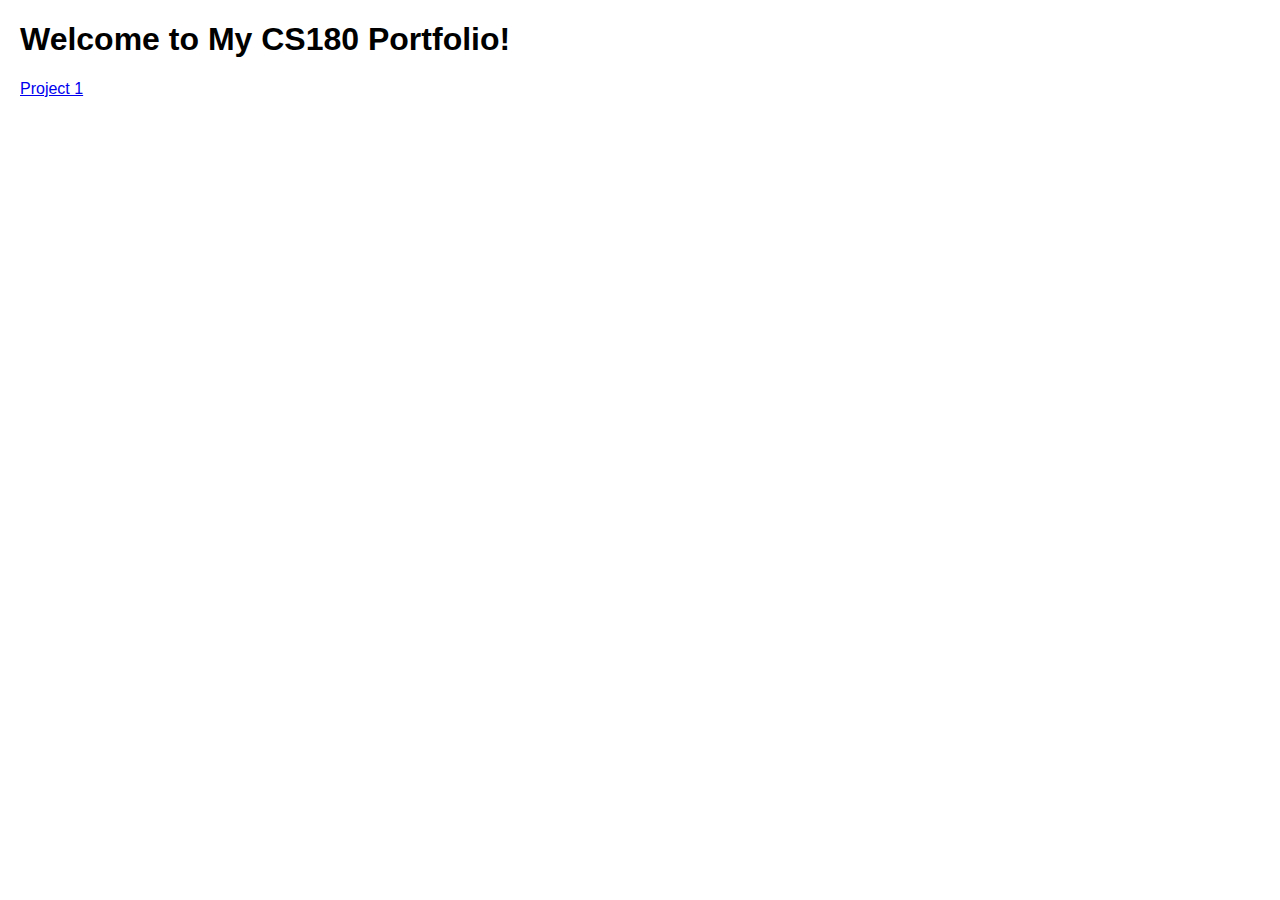
<file: index.html>
<!DOCTYPE html>
<html>
<head>
    <title>My Portfolio</title>
    <style>
        body {
            font-family: Arial, sans-serif;
            margin: 20px;
        }
    </style>
</head>
<body>
    <h1>Welcome to My CS180 Portfolio!</h1>
    <a href="./1/index.html">Project 1</a>
</body>
</html>
</file>
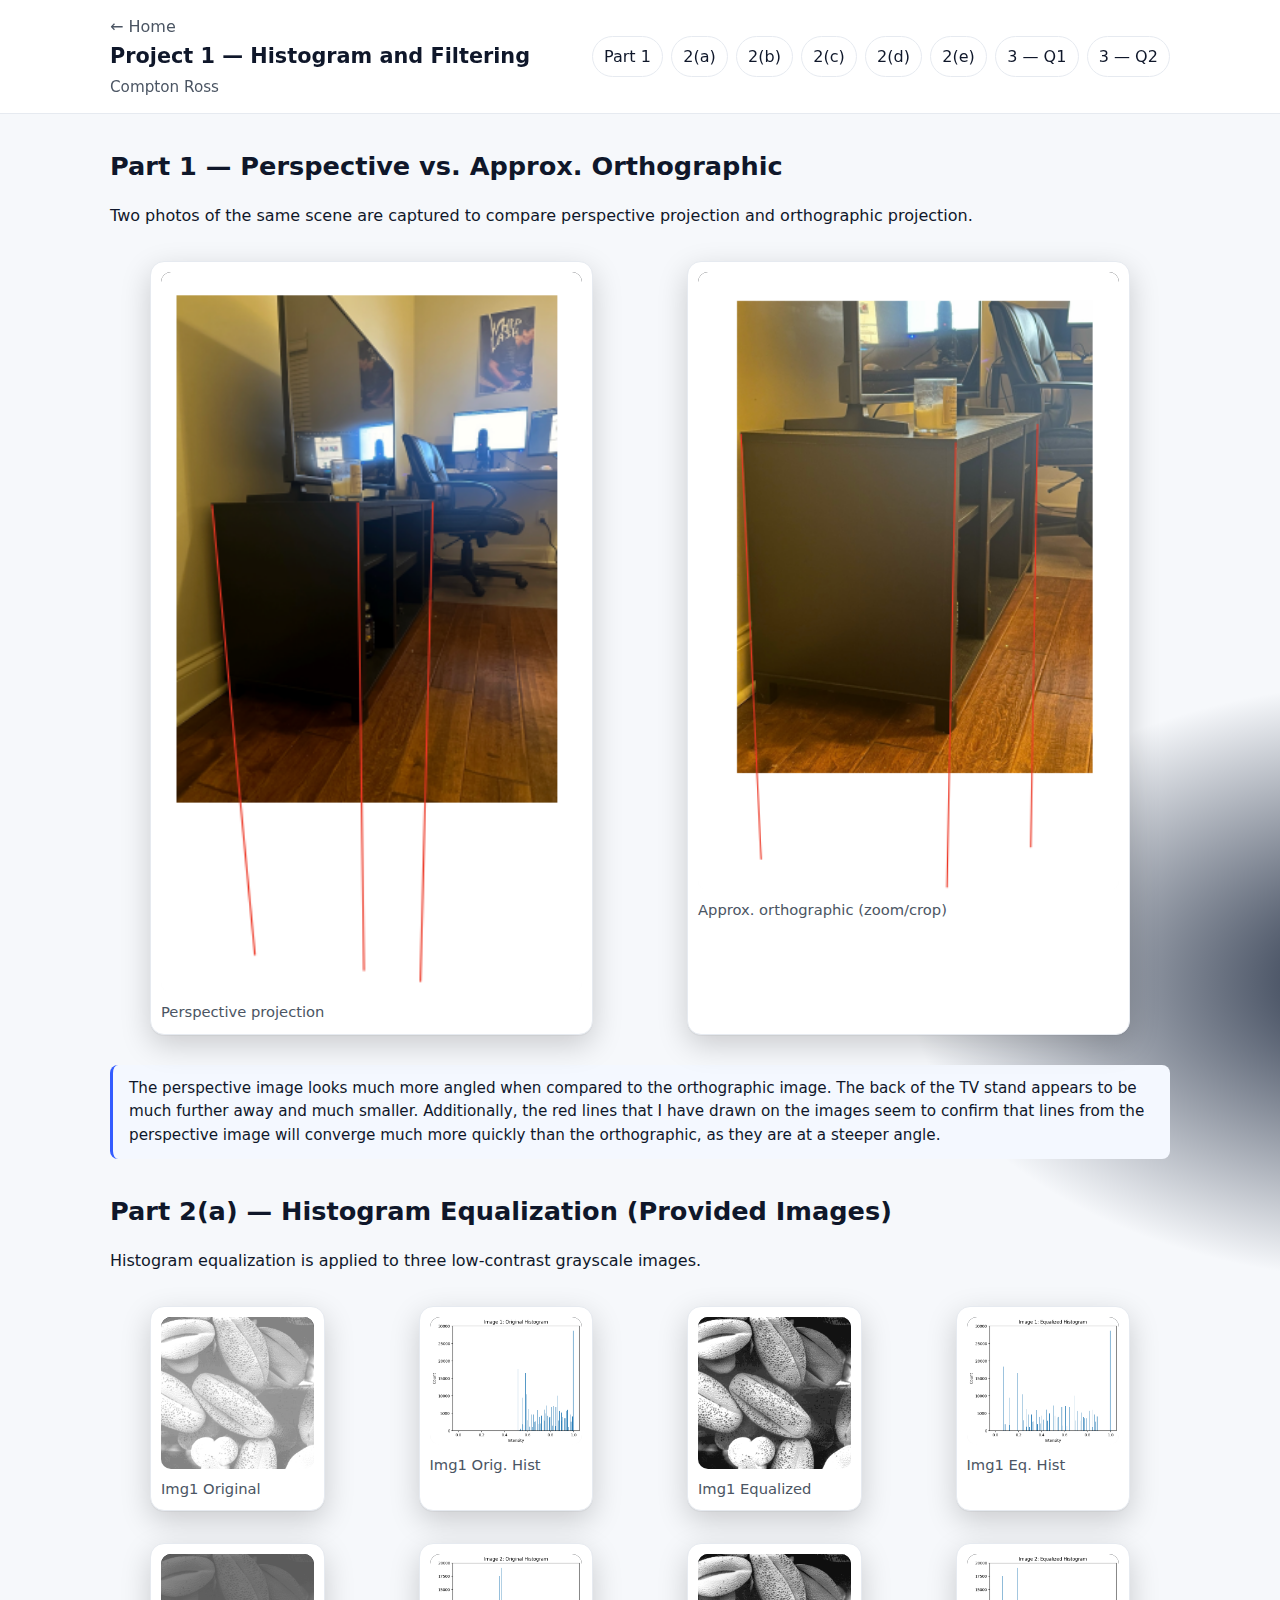
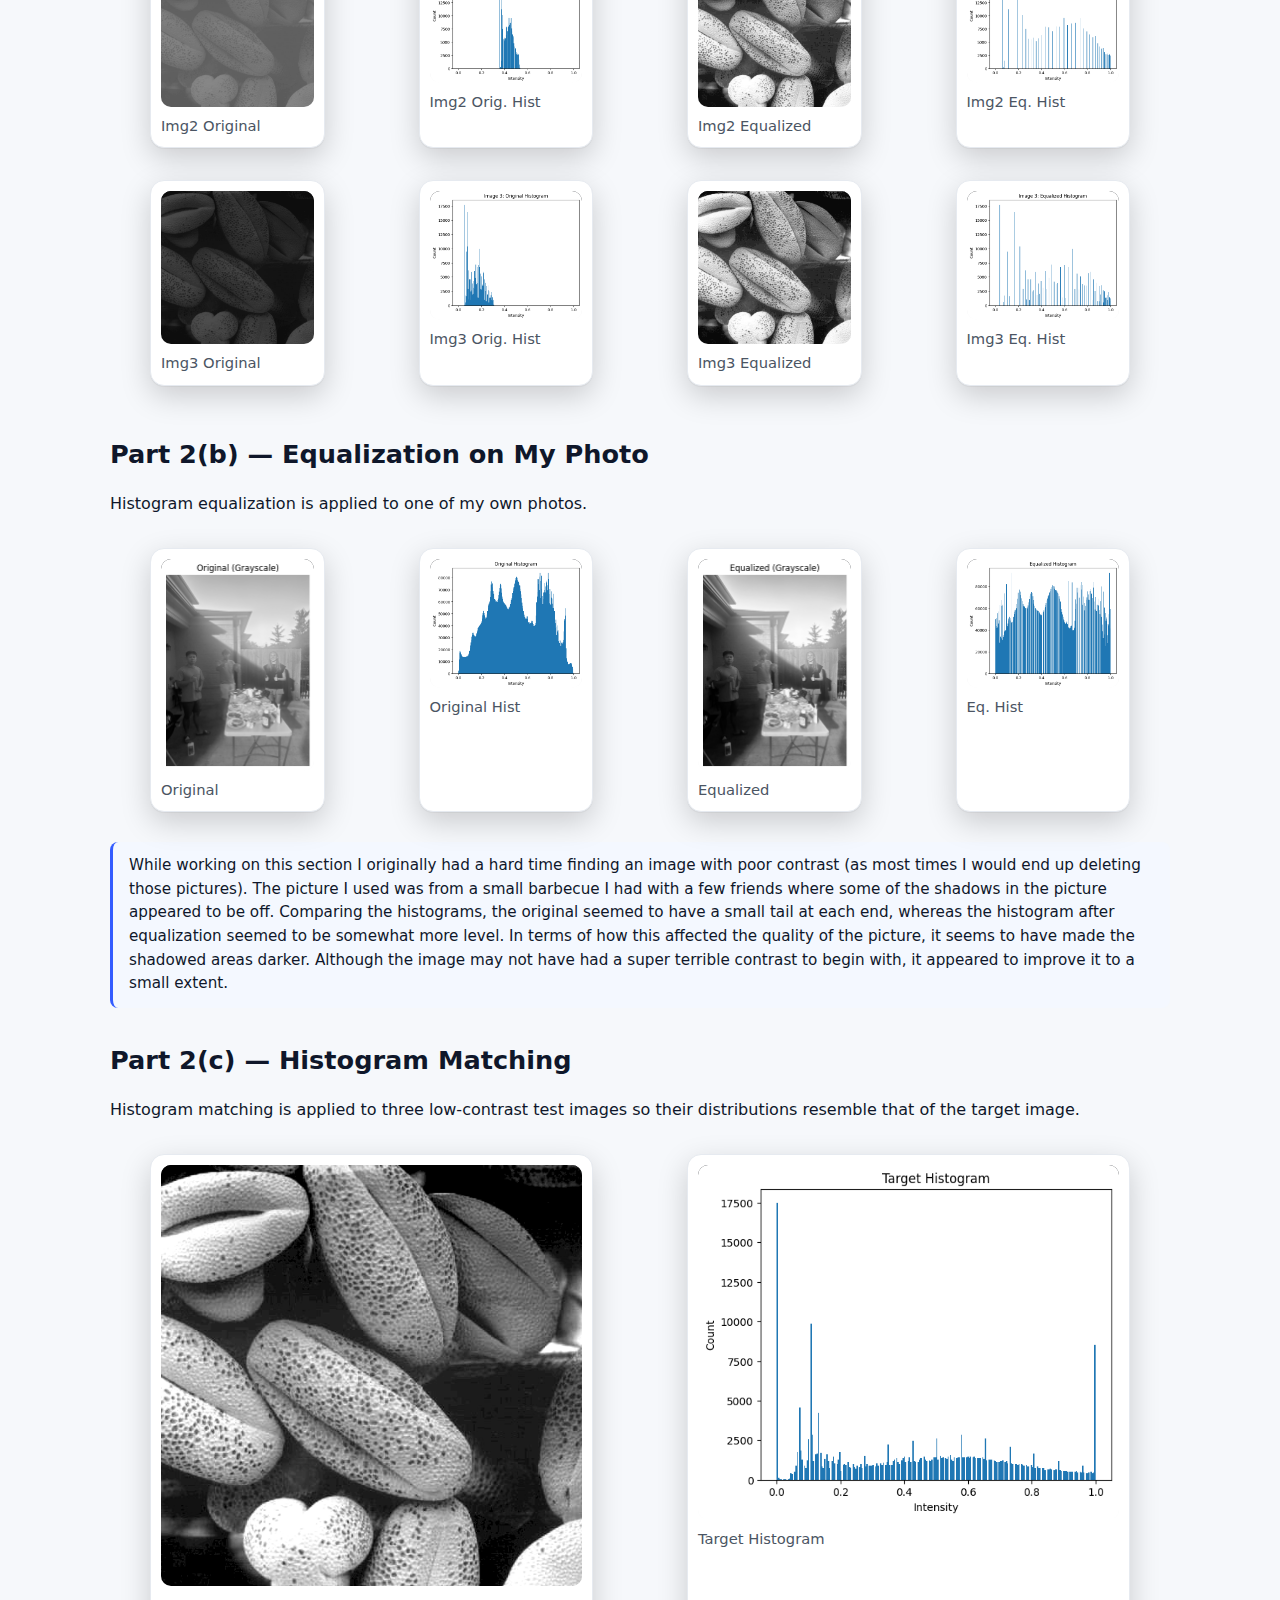
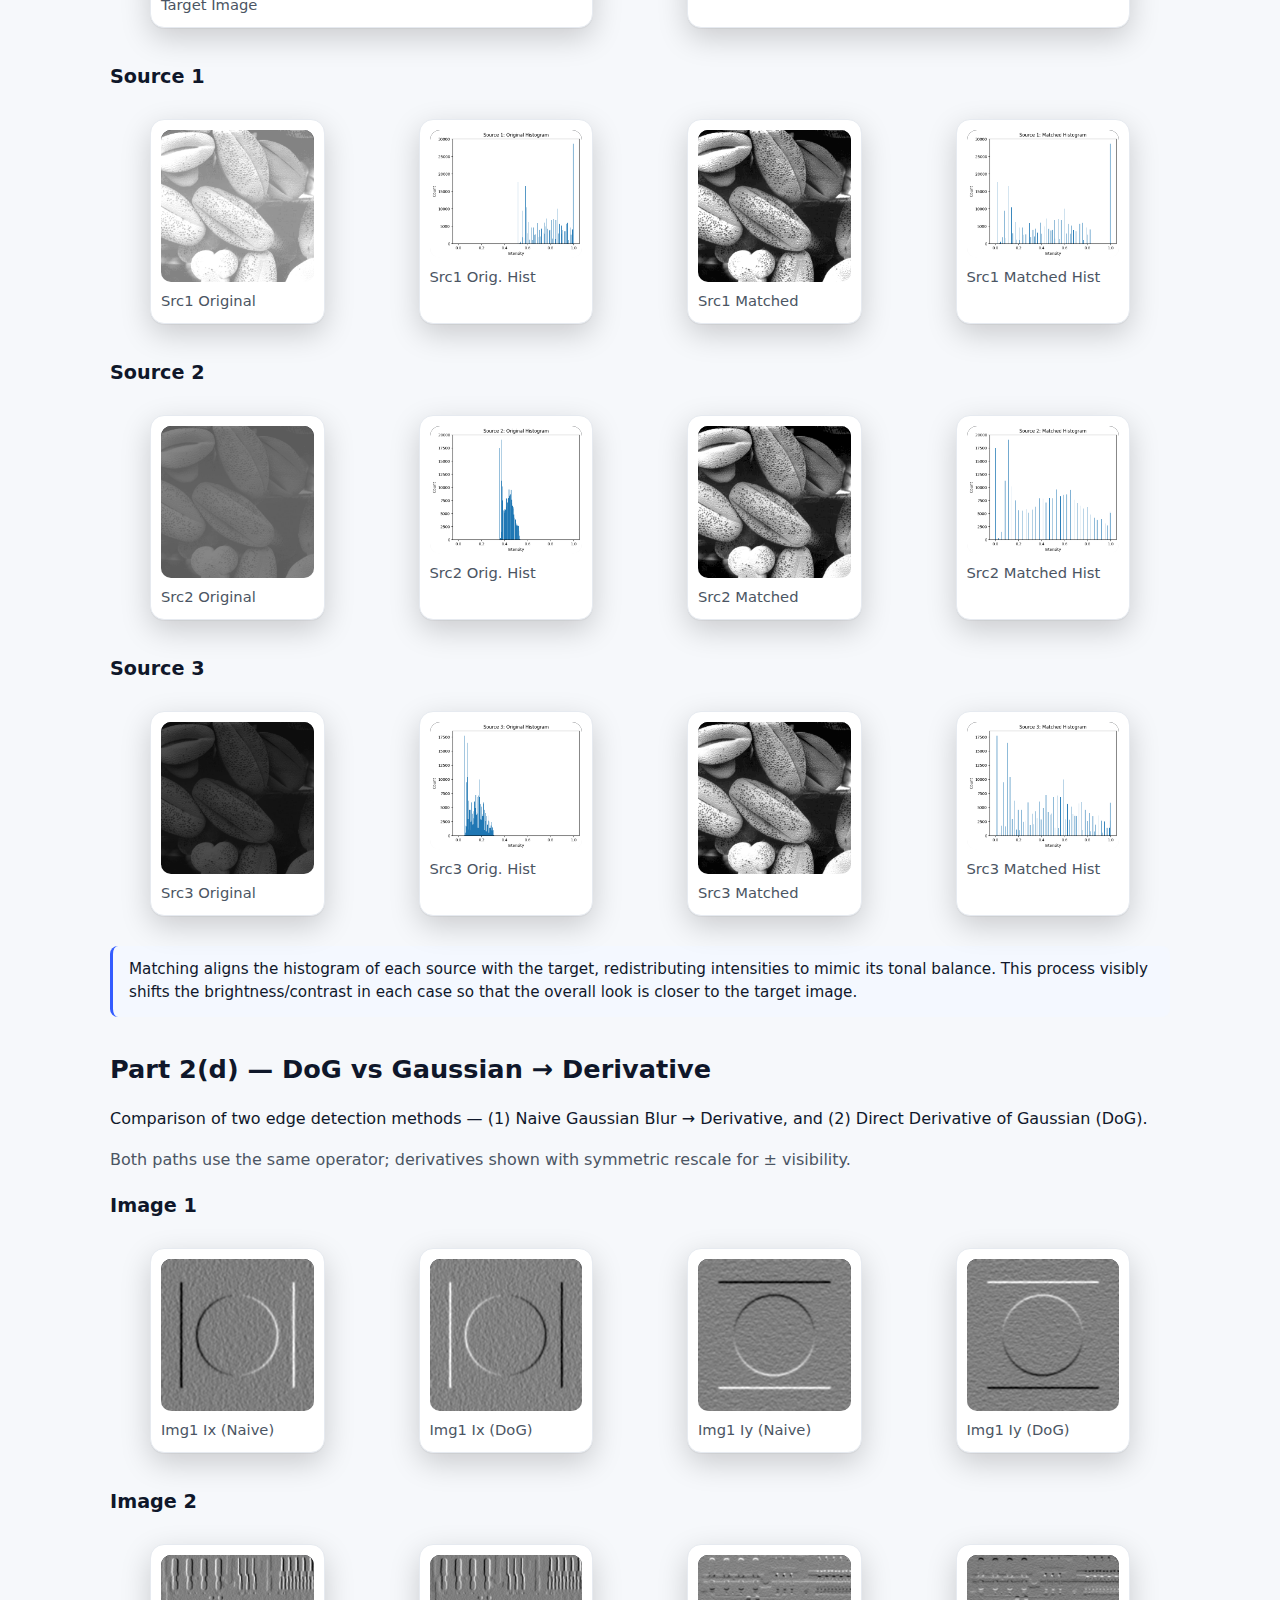
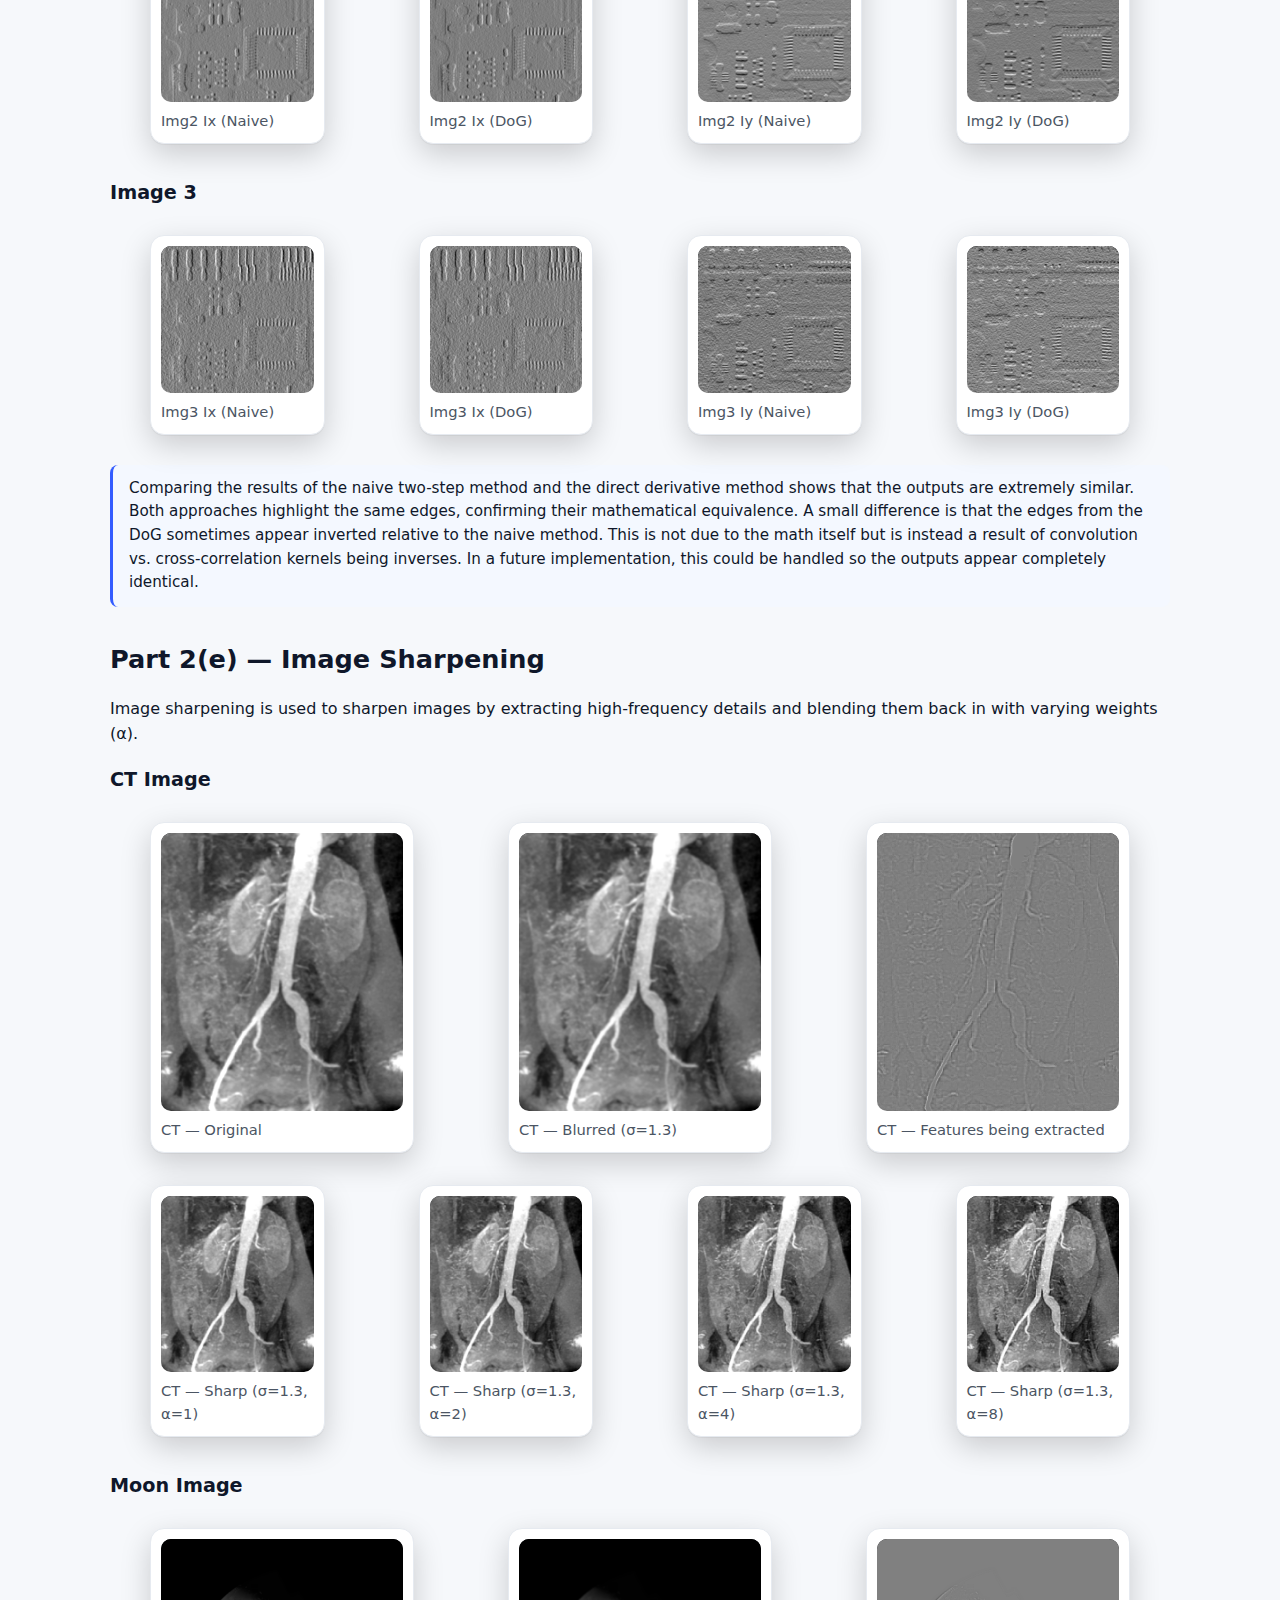
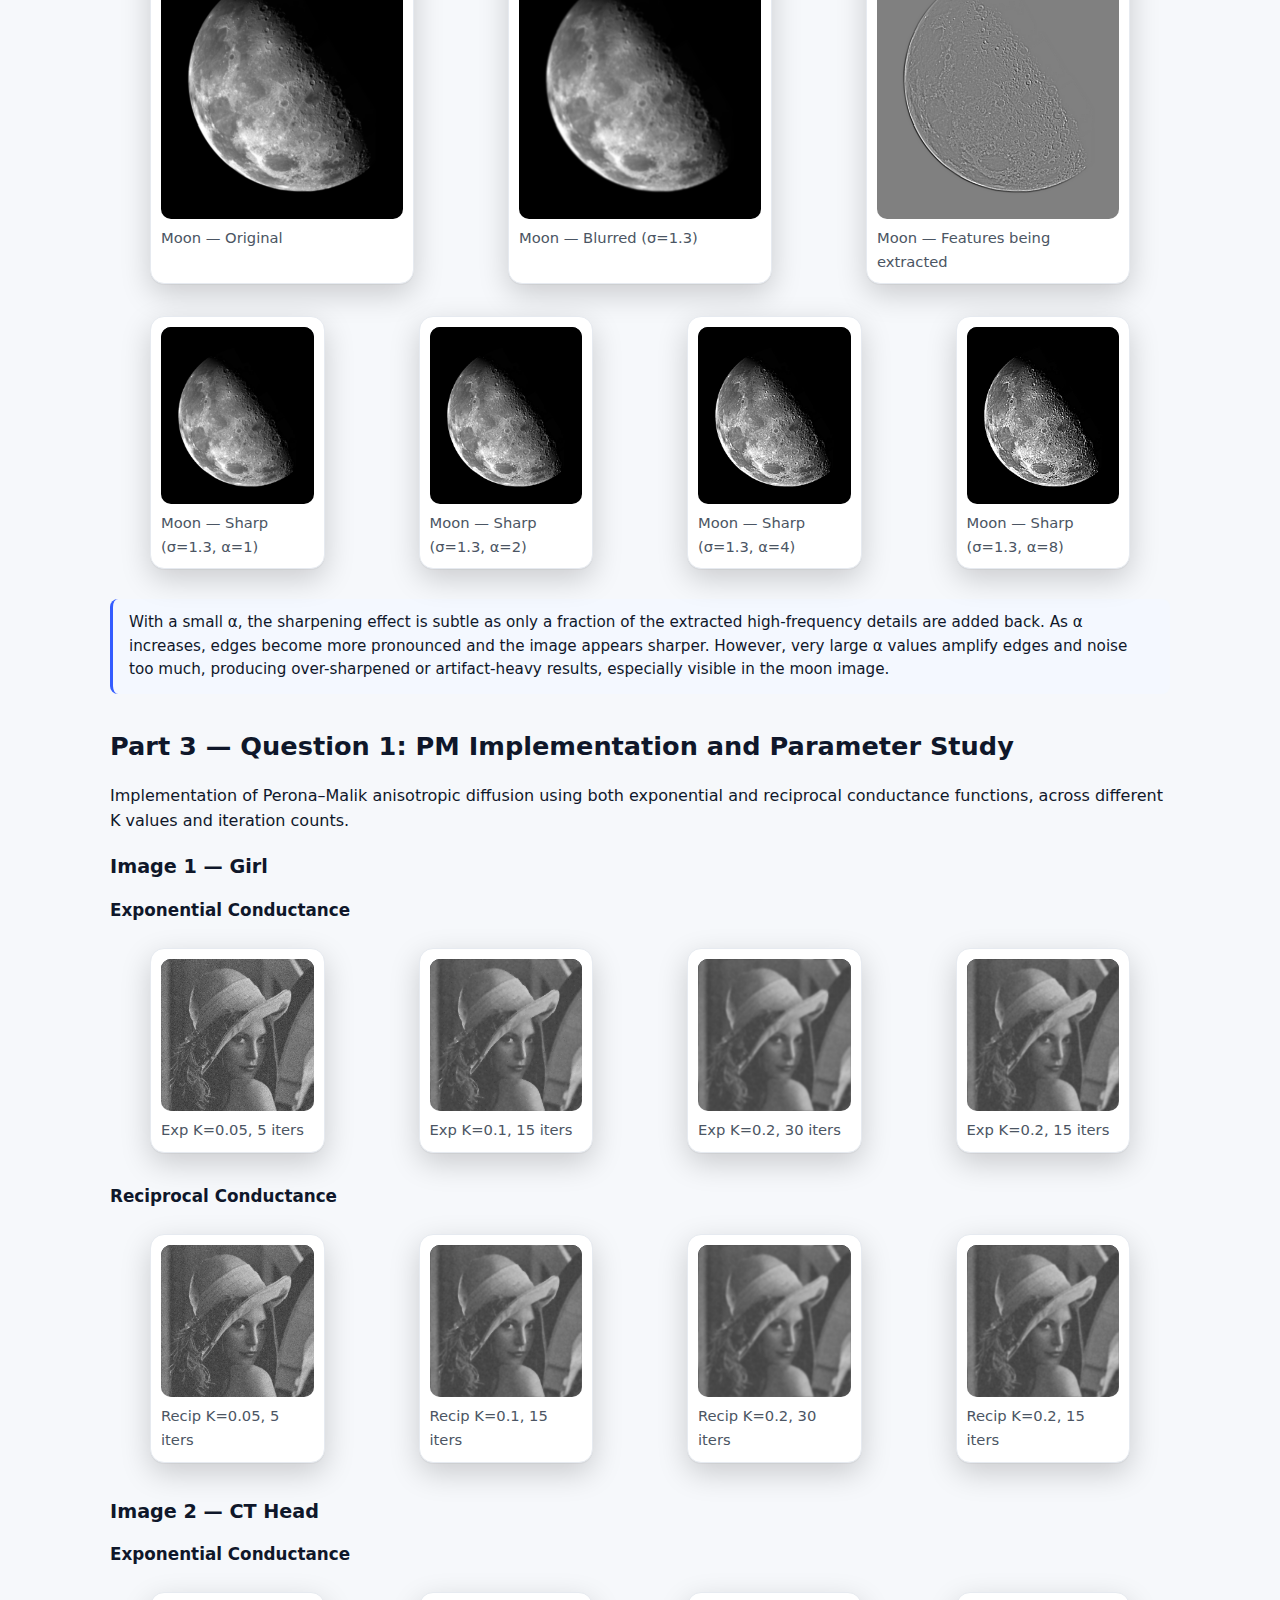
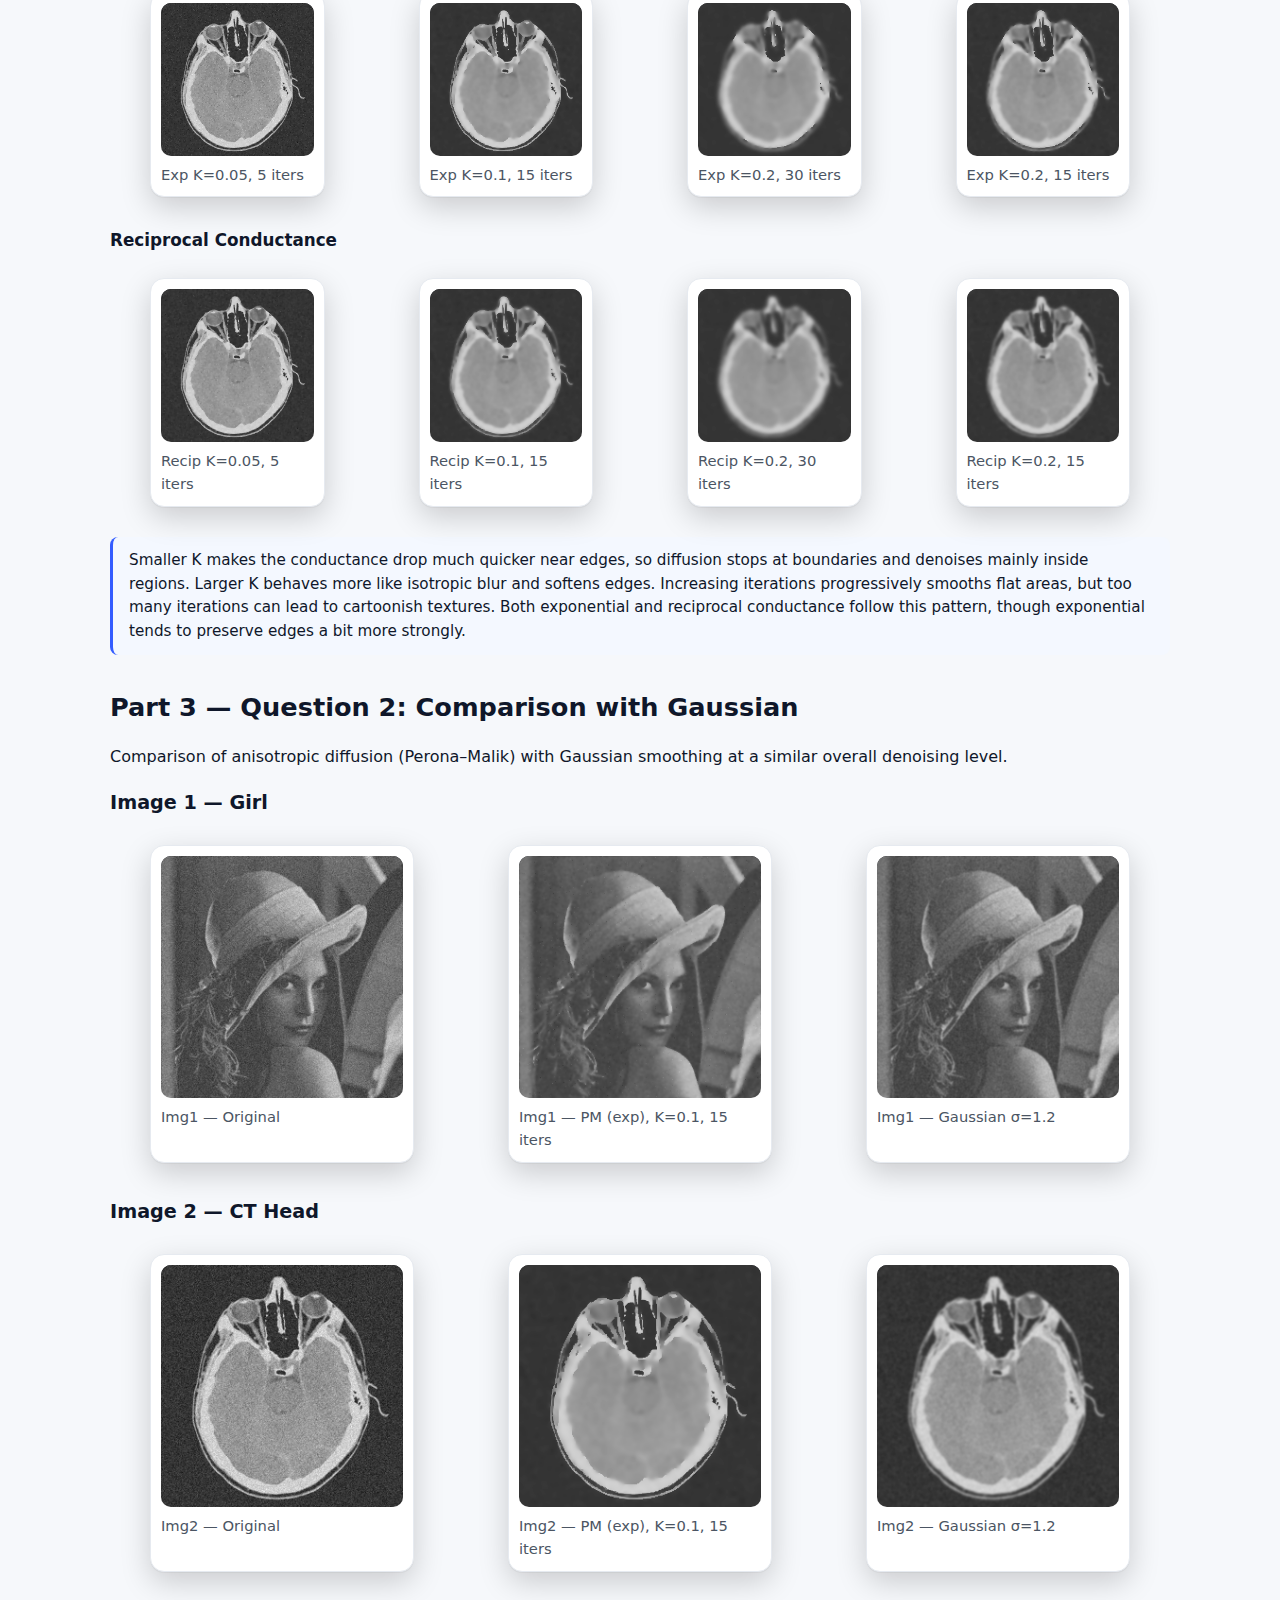
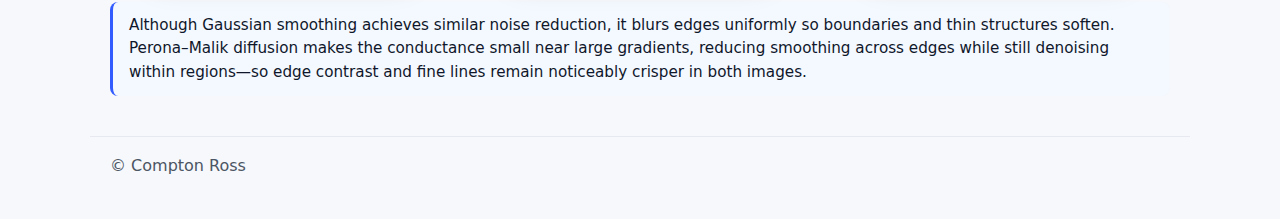
<file: project1/index.html>
<!doctype html>
<html lang="en">
<head>
  <meta charset="utf-8">
  <title>Project 1 — Histogram and Filtering</title>
  <meta name="viewport" content="width=device-width, initial-scale=1">
  <link rel="stylesheet" href="./style.css">
</head>
<body>
  <header class="site-header">
    <div class="header-inner">
      <div class="brand">
        <a class="back" href="../">&larr; Home</a>
        <h1>Project 1 — Histogram and Filtering</h1>
        <p class="byline">Compton Ross</p>
      </div>
      <nav class="toc">
        <a href="#part1">Part 1</a>
        <a href="#part2a">2(a)</a>
        <a href="#part2b">2(b)</a>
        <a href="#part2c">2(c)</a>
        <a href="#part2d">2(d)</a>
        <a href="#part2e">2(e)</a>
        <a href="#part3-q1">3 — Q1</a>
        <a href="#part3-q2">3 — Q2</a>
      </nav>
    </div>
  </header>

  <main>
    <!-- ===================== Part 1 ===================== -->
    <section id="part1">
      <h2>Part 1 — Perspective vs. Approx. Orthographic</h2>
      <p class="summary">
        Two photos of the same scene are captured to compare perspective projection and orthographic projection.
      </p>
      <div class="grid">
        <figure class="card">
          <img src="./media/part1/p1_perspective.png" alt="Perspective projection">
          <figcaption>Perspective projection</figcaption>
        </figure>
        <figure class="card">
          <img src="./media/part1/p1_orthographic.png" alt="Approx orthographic (zoom/crop)">
          <figcaption>Approx. orthographic (zoom/crop)</figcaption>
        </figure>
      </div>
      <p class="discussion">
        The perspective image looks much more angled when compared to the orthographic image. The back of the TV stand appears to be much further away and much smaller. Additionally, the red lines that I have drawn on the images seem to confirm that lines from the perspective image will converge much more quickly than the orthographic, as they are at a steeper angle.
      </p>
    </section>

    <!-- ===================== Part 2(a) ===================== -->
    <section id="part2a">
      <h2>Part 2(a) — Histogram Equalization (Provided Images)</h2>

      <p class="summary">
        Histogram equalization is applied to three low-contrast grayscale images.
      </p>

      <!-- Image 1 -->
      <div class="grid four">
        <figure class="card"><img src="./media/part2a_outputs/img1_orig.png" alt=""><figcaption>Img1 Original</figcaption></figure>
        <figure class="card"><img src="./media/part2a_outputs/img1_orig_hist.png" alt=""><figcaption>Img1 Orig. Hist</figcaption></figure>
        <figure class="card"><img src="./media/part2a_outputs/img1_eq.png" alt=""><figcaption>Img1 Equalized</figcaption></figure>
        <figure class="card"><img src="./media/part2a_outputs/img1_eq_hist.png" alt=""><figcaption>Img1 Eq. Hist</figcaption></figure>
      </div>

      <!-- Image 2 -->
      <div class="grid four">
        <figure class="card"><img src="./media/part2a_outputs/img2_orig.png" alt=""><figcaption>Img2 Original</figcaption></figure>
        <figure class="card"><img src="./media/part2a_outputs/img2_orig_hist.png" alt=""><figcaption>Img2 Orig. Hist</figcaption></figure>
        <figure class="card"><img src="./media/part2a_outputs/img2_eq.png" alt=""><figcaption>Img2 Equalized</figcaption></figure>
        <figure class="card"><img src="./media/part2a_outputs/img2_eq_hist.png" alt=""><figcaption>Img2 Eq. Hist</figcaption></figure>
      </div>

      <!-- Image 3 -->
      <div class="grid four">
        <figure class="card"><img src="./media/part2a_outputs/img3_orig.png" alt=""><figcaption>Img3 Original</figcaption></figure>
        <figure class="card"><img src="./media/part2a_outputs/img3_orig_hist.png" alt=""><figcaption>Img3 Orig. Hist</figcaption></figure>
        <figure class="card"><img src="./media/part2a_outputs/img3_eq.png" alt=""><figcaption>Img3 Equalized</figcaption></figure>
        <figure class="card"><img src="./media/part2a_outputs/img3_eq_hist.png" alt=""><figcaption>Img3 Eq. Hist</figcaption></figure>
      </div>

      <!-- Optional: add a short summary here if you want -->
      <!-- <p class="discussion">Brief summary of equalization results for the three images.</p> -->
    </section>

    <!-- ===================== Part 2(b) ===================== -->
    <section id="part2b">
      <h2>Part 2(b) — Equalization on My Photo</h2>
      <p class="summary">
        Histogram equalization is applied to one of my own photos.
      </p>
      <div class="grid four">
        <figure class="card"><img src="./media/part2b_outputs/selfimg_orig.png" alt=""><figcaption>Original</figcaption></figure>
        <figure class="card"><img src="./media/part2b_outputs/selfimg_orig_hist.png" alt=""><figcaption>Original Hist</figcaption></figure>
        <figure class="card"><img src="./media/part2b_outputs/selfimg_eq.png" alt=""><figcaption>Equalized</figcaption></figure>
        <figure class="card"><img src="./media/part2b_outputs/selfimg_eq_hist.png" alt=""><figcaption>Eq. Hist</figcaption></figure>
      </div>
      <p class="discussion">
        While working on this section I originally had a hard time finding an image with poor contrast (as most times I would end up deleting those pictures). The picture I used was from a small barbecue I had with a few friends where some of the shadows in the picture appeared to be off. 
        Comparing the histograms, the original seemed to have a small tail at each end, whereas the histogram after equalization seemed to be somewhat more level. In terms of how this affected the quality of the picture, it seems to have made the shadowed areas darker. Although the image may not have had a super terrible contrast to begin with, it appeared to improve it to a small extent.
      </p>
    </section>

    <!-- ===================== Part 2(c) ===================== -->
    <section id="part2c">
      <h2>Part 2(c) — Histogram Matching</h2>
      <p class="summary">
        Histogram matching is applied to three low-contrast test images so their distributions resemble that of the target image.
      </p>

      <!-- Target -->
      <div class="grid four">
        <figure class="card"><img src="./media/part2c_outputs/target.png" alt=""><figcaption>Target Image</figcaption></figure>
        <figure class="card"><img src="./media/part2c_outputs/target_hist.png" alt=""><figcaption>Target Histogram</figcaption></figure>
      </div>

      <!-- Source 1 -->
      <h3>Source 1</h3>
      <div class="grid four">
        <figure class="card"><img src="./media/part2c_outputs/src1_orig.png" alt=""><figcaption>Src1 Original</figcaption></figure>
        <figure class="card"><img src="./media/part2c_outputs/src1_orig_hist.png" alt=""><figcaption>Src1 Orig. Hist</figcaption></figure>
        <figure class="card"><img src="./media/part2c_outputs/src1_matched.png" alt=""><figcaption>Src1 Matched</figcaption></figure>
        <figure class="card"><img src="./media/part2c_outputs/src1_matched_hist.png" alt=""><figcaption>Src1 Matched Hist</figcaption></figure>
      </div>

      <!-- Source 2 -->
      <h3>Source 2</h3>
      <div class="grid four">
        <figure class="card"><img src="./media/part2c_outputs/src2_orig.png" alt=""><figcaption>Src2 Original</figcaption></figure>
        <figure class="card"><img src="./media/part2c_outputs/src2_orig_hist.png" alt=""><figcaption>Src2 Orig. Hist</figcaption></figure>
        <figure class="card"><img src="./media/part2c_outputs/src2_matched.png" alt=""><figcaption>Src2 Matched</figcaption></figure>
        <figure class="card"><img src="./media/part2c_outputs/src2_matched_hist.png" alt=""><figcaption>Src2 Matched Hist</figcaption></figure>
      </div>

      <!-- Source 3 -->
      <h3>Source 3</h3>
      <div class="grid four">
        <figure class="card"><img src="./media/part2c_outputs/src3_orig.png" alt=""><figcaption>Src3 Original</figcaption></figure>
        <figure class="card"><img src="./media/part2c_outputs/src3_orig_hist.png" alt=""><figcaption>Src3 Orig. Hist</figcaption></figure>
        <figure class="card"><img src="./media/part2c_outputs/src3_matched.png" alt=""><figcaption>Src3 Matched</figcaption></figure>
        <figure class="card"><img src="./media/part2c_outputs/src3_matched_hist.png" alt=""><figcaption>Src3 Matched Hist</figcaption></figure>
      </div>

      <p class="discussion">
        Matching aligns the histogram of each source with the target, redistributing intensities to mimic its tonal balance. 
        This process visibly shifts the brightness/contrast in each case so that the overall look is closer to the target image.
      </p>
    </section>

    <!-- ===================== Part 2(d) ===================== -->
    <section id="part2d">
      <h2>Part 2(d) — DoG vs Gaussian → Derivative</h2>
      <p class="summary">
        Comparison of two edge detection methods — (1) Naive Gaussian Blur → Derivative, and (2) Direct Derivative of Gaussian (DoG).
      </p>
      <p class="note">Both paths use the same operator; derivatives shown with symmetric rescale for ± visibility.</p>

      <!-- Image 1 -->
      <h3>Image 1</h3>
      <div class="grid four">
        <figure class="card"><img src="./media/part2d_outputs/img1_Ix_naive.png" alt=""><figcaption>Img1 Ix (Naive)</figcaption></figure>
        <figure class="card"><img src="./media/part2d_outputs/img1_Ix_dog.png" alt=""><figcaption>Img1 Ix (DoG)</figcaption></figure>
        <figure class="card"><img src="./media/part2d_outputs/img1_Iy_naive.png" alt=""><figcaption>Img1 Iy (Naive)</figcaption></figure>
        <figure class="card"><img src="./media/part2d_outputs/img1_Iy_dog.png" alt=""><figcaption>Img1 Iy (DoG)</figcaption></figure>
      </div>

      <!-- Image 2 -->
      <h3>Image 2</h3>
      <div class="grid four">
        <figure class="card"><img src="./media/part2d_outputs/img2_Ix_naive.png" alt=""><figcaption>Img2 Ix (Naive)</figcaption></figure>
        <figure class="card"><img src="./media/part2d_outputs/img2_Ix_dog.png" alt=""><figcaption>Img2 Ix (DoG)</figcaption></figure>
        <figure class="card"><img src="./media/part2d_outputs/img2_Iy_naive.png" alt=""><figcaption>Img2 Iy (Naive)</figcaption></figure>
        <figure class="card"><img src="./media/part2d_outputs/img2_Iy_dog.png" alt=""><figcaption>Img2 Iy (DoG)</figcaption></figure>
      </div>

      <!-- Image 3 -->
      <h3>Image 3</h3>
      <div class="grid four">
        <figure class="card"><img src="./media/part2d_outputs/img3_Ix_naive.png" alt=""><figcaption>Img3 Ix (Naive)</figcaption></figure>
        <figure class="card"><img src="./media/part2d_outputs/img3_Ix_dog.png" alt=""><figcaption>Img3 Ix (DoG)</figcaption></figure>
        <figure class="card"><img src="./media/part2d_outputs/img3_Iy_naive.png" alt=""><figcaption>Img3 Iy (Naive)</figcaption></figure>
        <figure class="card"><img src="./media/part2d_outputs/img3_Iy_dog.png" alt=""><figcaption>Img3 Iy (DoG)</figcaption></figure>
      </div>

      <p class="discussion">
        Comparing the results of the naive two-step method and the direct derivative method shows that the outputs are extremely similar. Both approaches highlight the same edges, confirming their mathematical equivalence. 
        A small difference is that the edges from the DoG sometimes appear inverted relative to the naive method. This is not due to the math itself but is instead a result of convolution vs. cross-correlation kernels being inverses. In a future implementation, this could be handled so the outputs appear completely identical.
      </p>
    </section>


    <!-- ===================== Part 2(e) ===================== -->
    <section id="part2e">
      <h2>Part 2(e) — Image Sharpening</h2>
      <p class="summary">
        Image sharpening is used to sharpen images by extracting high-frequency details and blending them back in with varying weights (α).
      </p>

      <!-- CT Image -->
      <h3>CT Image</h3>
      <div class="grid four">
        <figure class="card"><img src="./media/part2e_outputs/ct_orig.png" alt=""><figcaption>CT — Original</figcaption></figure>
        <figure class="card"><img src="./media/part2e_outputs/ct_blur_sigma1.3.png" alt=""><figcaption>CT — Blurred (σ=1.3)</figcaption></figure>
        <figure class="card"><img src="./media/part2e_outputs/ct_high_sigma1.3.png" alt=""><figcaption>CT — Features being extracted</figcaption></figure>
      </div>
      <div class="grid four">
        <figure class="card"><img src="./media/part2e_outputs/ct_sharp_sigma1.3_alpha1.png" alt=""><figcaption>CT — Sharp (σ=1.3, α=1)</figcaption></figure>
        <figure class="card"><img src="./media/part2e_outputs/ct_sharp_sigma1.3_alpha2.png" alt=""><figcaption>CT — Sharp (σ=1.3, α=2)</figcaption></figure>
        <figure class="card"><img src="./media/part2e_outputs/ct_sharp_sigma1.3_alpha4.png" alt=""><figcaption>CT — Sharp (σ=1.3, α=4)</figcaption></figure>
        <figure class="card"><img src="./media/part2e_outputs/ct_sharp_sigma1.3_alpha8.png" alt=""><figcaption>CT — Sharp (σ=1.3, α=8)</figcaption></figure>
      </div>

      <!-- Moon Image -->
      <h3>Moon Image</h3>
      <div class="grid four">
        <figure class="card"><img src="./media/part2e_outputs/moon_orig.png" alt=""><figcaption>Moon — Original</figcaption></figure>
        <figure class="card"><img src="./media/part2e_outputs/moon_blur_sigma1.3.png" alt=""><figcaption>Moon — Blurred (σ=1.3)</figcaption></figure>
        <figure class="card"><img src="./media/part2e_outputs/moon_high_sigma1.3.png" alt=""><figcaption>Moon — Features being extracted</figcaption></figure>
      </div>
      <div class="grid four">
        <figure class="card"><img src="./media/part2e_outputs/moon_sharp_sigma1.3_alpha1.png" alt=""><figcaption>Moon — Sharp (σ=1.3, α=1)</figcaption></figure>
        <figure class="card"><img src="./media/part2e_outputs/moon_sharp_sigma1.3_alpha2.png" alt=""><figcaption>Moon — Sharp (σ=1.3, α=2)</figcaption></figure>
        <figure class="card"><img src="./media/part2e_outputs/moon_sharp_sigma1.3_alpha4.png" alt=""><figcaption>Moon — Sharp (σ=1.3, α=4)</figcaption></figure>
        <figure class="card"><img src="./media/part2e_outputs/moon_sharp_sigma1.3_alpha8.png" alt=""><figcaption>Moon — Sharp (σ=1.3, α=8)</figcaption></figure>
      </div>

      <p class="discussion">
        With a small α, the sharpening effect is subtle as only a fraction of the extracted high-frequency details are added back.
        As α increases, edges become more pronounced and the image appears sharper. However, very large α values amplify edges
        and noise too much, producing over-sharpened or artifact-heavy results, especially visible in the moon image.
      </p>
    </section>


    <!-- ===================== Part 3 — Q1 ===================== -->
    <section id="part3-q1">
      <h2>Part 3 — Question 1: PM Implementation and Parameter Study</h2>
      <p class="summary">
        Implementation of Perona–Malik anisotropic diffusion using both exponential and reciprocal conductance functions, across different K values and iteration counts.
      </p>

      <!-- Image 1 -->
      <h3>Image 1 — Girl</h3>

      <h4>Exponential Conductance</h4>
      <div class="grid four">
        <figure class="card"><img src="./media/part3a_outputs/p3_img1_exp_k0p05_i5.png" alt=""><figcaption>Exp K=0.05, 5 iters</figcaption></figure>
        <figure class="card"><img src="./media/part3a_outputs/p3_img1_exp_k0p1_i15.png" alt=""><figcaption>Exp K=0.1, 15 iters</figcaption></figure>
        <figure class="card"><img src="./media/part3a_outputs/p3_img1_exp_k0p2_i30.png" alt=""><figcaption>Exp K=0.2, 30 iters</figcaption></figure>
        <figure class="card"><img src="./media/part3a_outputs/p3_img1_exp_k0p2_i15.png" alt=""><figcaption>Exp K=0.2, 15 iters</figcaption></figure>
      </div>

      <h4>Reciprocal Conductance</h4>
      <div class="grid four">
        <figure class="card"><img src="./media/part3a_outputs/p3_img1_recip_k0p05_i5.png" alt=""><figcaption>Recip K=0.05, 5 iters</figcaption></figure>
        <figure class="card"><img src="./media/part3a_outputs/p3_img1_recip_k0p1_i15.png" alt=""><figcaption>Recip K=0.1, 15 iters</figcaption></figure>
        <figure class="card"><img src="./media/part3a_outputs/p3_img1_recip_k0p2_i30.png" alt=""><figcaption>Recip K=0.2, 30 iters</figcaption></figure>
        <figure class="card"><img src="./media/part3a_outputs/p3_img1_recip_k0p2_i15.png" alt=""><figcaption>Recip K=0.2, 15 iters</figcaption></figure>
      </div>

      <!-- Image 2 -->
      <h3>Image 2 — CT Head</h3>

      <h4>Exponential Conductance</h4>
      <div class="grid four">
        <figure class="card"><img src="./media/part3a_outputs/p3_img2_exp_k0p05_i5.png" alt=""><figcaption>Exp K=0.05, 5 iters</figcaption></figure>
        <figure class="card"><img src="./media/part3a_outputs/p3_img2_exp_k0p1_i15.png" alt=""><figcaption>Exp K=0.1, 15 iters</figcaption></figure>
        <figure class="card"><img src="./media/part3a_outputs/p3_img2_exp_k0p2_i30.png" alt=""><figcaption>Exp K=0.2, 30 iters</figcaption></figure>
        <figure class="card"><img src="./media/part3a_outputs/p3_img2_exp_k0p2_i15.png" alt=""><figcaption>Exp K=0.2, 15 iters</figcaption></figure>
      </div>

      <h4>Reciprocal Conductance</h4>
      <div class="grid four">
        <figure class="card"><img src="./media/part3a_outputs/p3_img2_recip_k0p05_i5.png" alt=""><figcaption>Recip K=0.05, 5 iters</figcaption></figure>
        <figure class="card"><img src="./media/part3a_outputs/p3_img2_recip_k0p1_i15.png" alt=""><figcaption>Recip K=0.1, 15 iters</figcaption></figure>
        <figure class="card"><img src="./media/part3a_outputs/p3_img2_recip_k0p2_i30.png" alt=""><figcaption>Recip K=0.2, 30 iters</figcaption></figure>
        <figure class="card"><img src="./media/part3a_outputs/p3_img2_recip_k0p2_i15.png" alt=""><figcaption>Recip K=0.2, 15 iters</figcaption></figure>
      </div>

      <p class="discussion">
        Smaller K makes the conductance drop much quicker near edges, so diffusion stops at boundaries and denoises mainly inside regions. Larger K behaves more like isotropic blur and softens edges. 
        Increasing iterations progressively smooths flat areas, but too many iterations can lead to cartoonish textures. Both exponential and reciprocal conductance follow this pattern, though exponential tends to preserve edges a bit more strongly.
      </p>
    </section>


    <!-- ===================== Part 3 — Q2 ===================== -->
    <section id="part3-q2">
      <h2>Part 3 — Question 2: Comparison with Gaussian</h2>
      <p class="summary">
        Comparison of anisotropic diffusion (Perona–Malik) with Gaussian smoothing at a similar overall denoising level.
      </p>

      <!-- Image 1 -->
      <h3>Image 1 — Girl</h3>
      <div class="grid three">
        <figure class="card">
          <img src="./media/part3b_outputs/p3_img1_original.png" alt="">
          <figcaption>Img1 — Original</figcaption>
        </figure>
        <figure class="card">
          <img src="./media/part3b_outputs/p3_img1_pm_exp_k0p1_i15.png" alt="">
          <figcaption>Img1 — PM (exp), K=0.1, 15 iters</figcaption>
        </figure>
        <figure class="card">
          <img src="./media/part3b_outputs/p3_img1_gauss_sigma1p2.png" alt="">
          <figcaption>Img1 — Gaussian σ=1.2</figcaption>
        </figure>
      </div>

      <!-- Image 2 -->
      <h3>Image 2 — CT Head</h3>
      <div class="grid three">
        <figure class="card">
          <img src="./media/part3b_outputs/p3_img2_original.png" alt="">
          <figcaption>Img2 — Original</figcaption>
        </figure>
        <figure class="card">
          <img src="./media/part3b_outputs/p3_img2_pm_exp_k0p1_i15.png" alt="">
          <figcaption>Img2 — PM (exp), K=0.1, 15 iters</figcaption>
        </figure>
        <figure class="card">
          <img src="./media/part3b_outputs/p3_img2_gauss_sigma1p2.png" alt="">
          <figcaption>Img2 — Gaussian σ=1.2</figcaption>
        </figure>
      </div>

      <p class="discussion">
        Although Gaussian smoothing achieves similar noise reduction, it blurs edges uniformly so boundaries and thin structures soften.
        Perona–Malik diffusion makes the conductance small near large gradients, reducing smoothing across edges while still denoising
        within regions—so edge contrast and fine lines remain noticeably crisper in both images.
      </p>
    </section>

  </main>

  <footer class="site-footer">
    <p>© <span id="year"></span> Compton Ross</p>
  </footer>

  <!-- Modal for image zoom -->
  <div id="imgModal" class="modal">
    <span id="modalClose" class="close">&times;</span>
    <img class="modal-content" id="modalImg" alt="">
    <div id="caption"></div>
  </div>

  <script>
    const modal = document.getElementById("imgModal");
    const modalImg = document.getElementById("modalImg");
    const captionText = document.getElementById("caption");
    const closeBtn = document.getElementById("modalClose");

    document.querySelectorAll("section img").forEach(img => {
      img.style.cursor = "zoom-in";
      img.addEventListener("click", () => {
        modal.style.display = "block";
        modalImg.src = img.src;
        captionText.textContent = img.nextElementSibling ? img.nextElementSibling.innerText : "";
      });
    });

    closeBtn.addEventListener("click", () => { modal.style.display = "none"; });
    modal.addEventListener("click", (e) => { if (e.target === modal) modal.style.display = "none"; });
  </script>

</body>
</html>
</file>
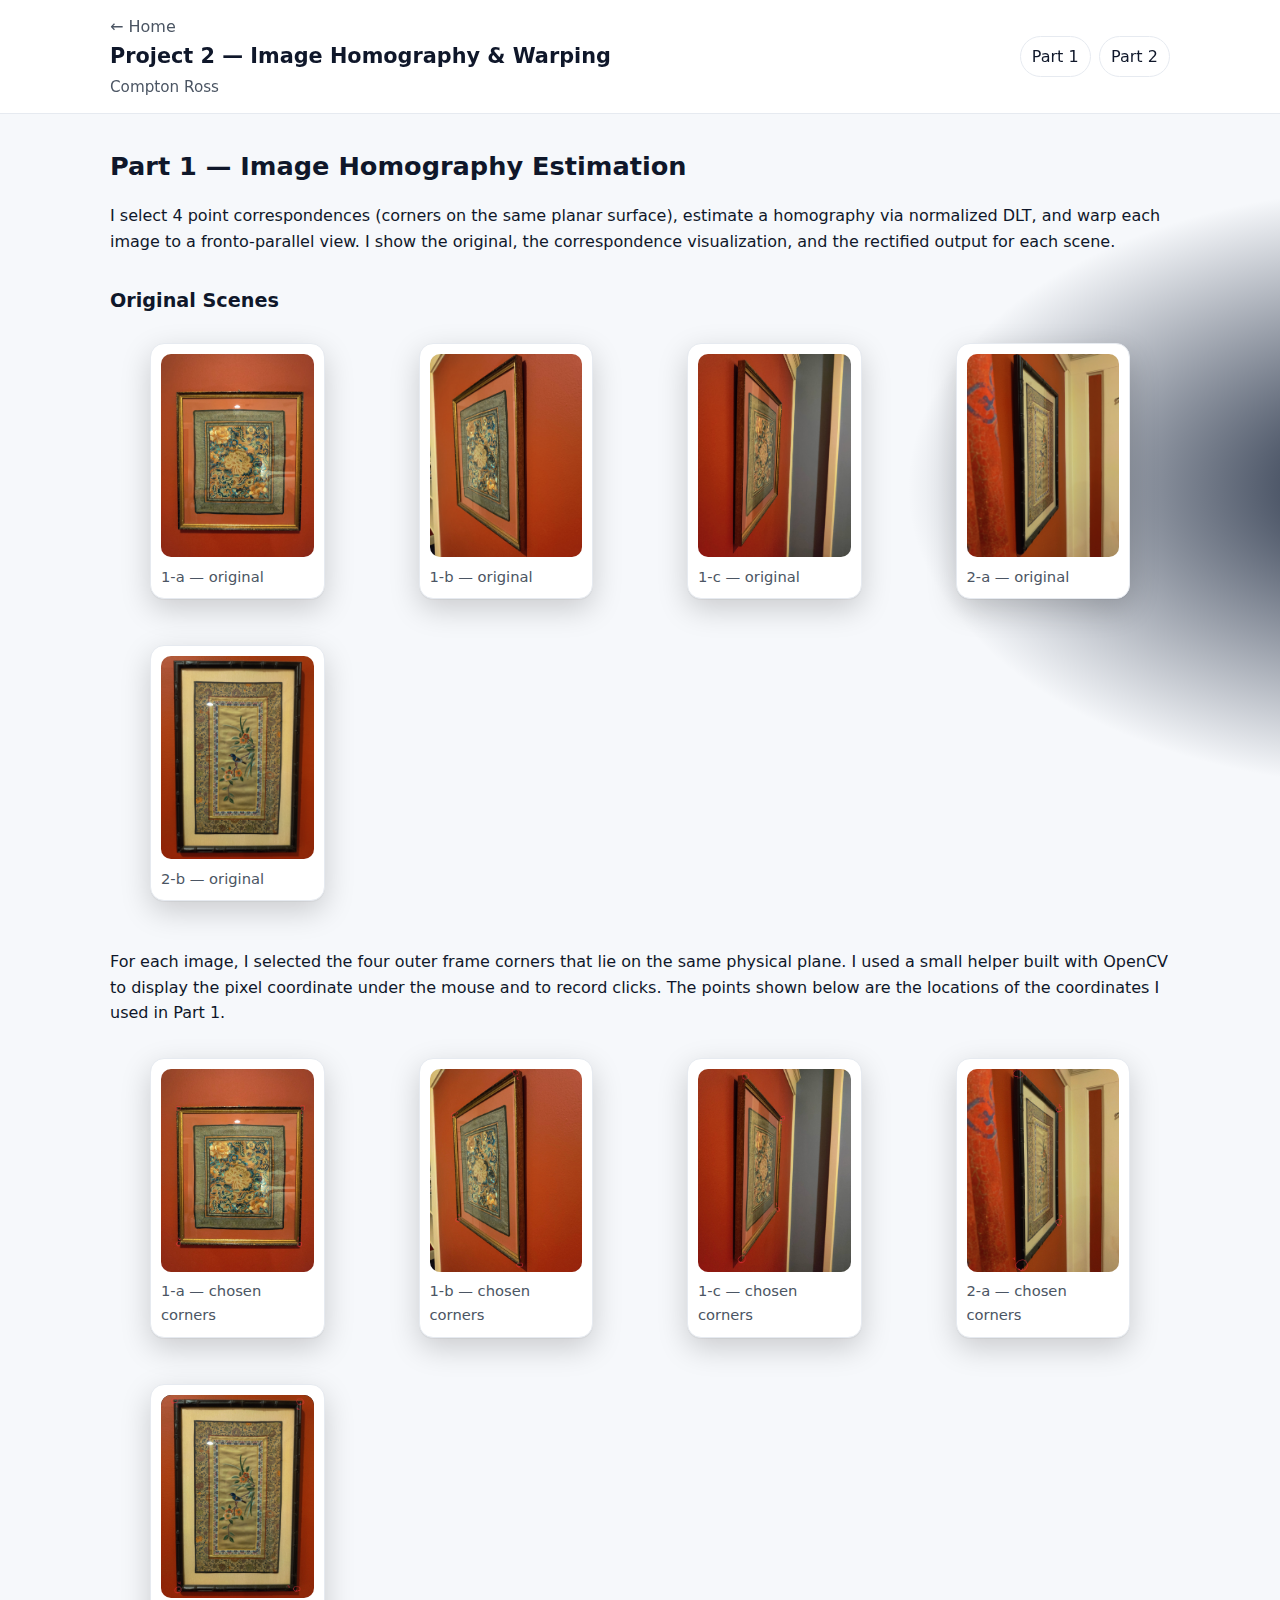
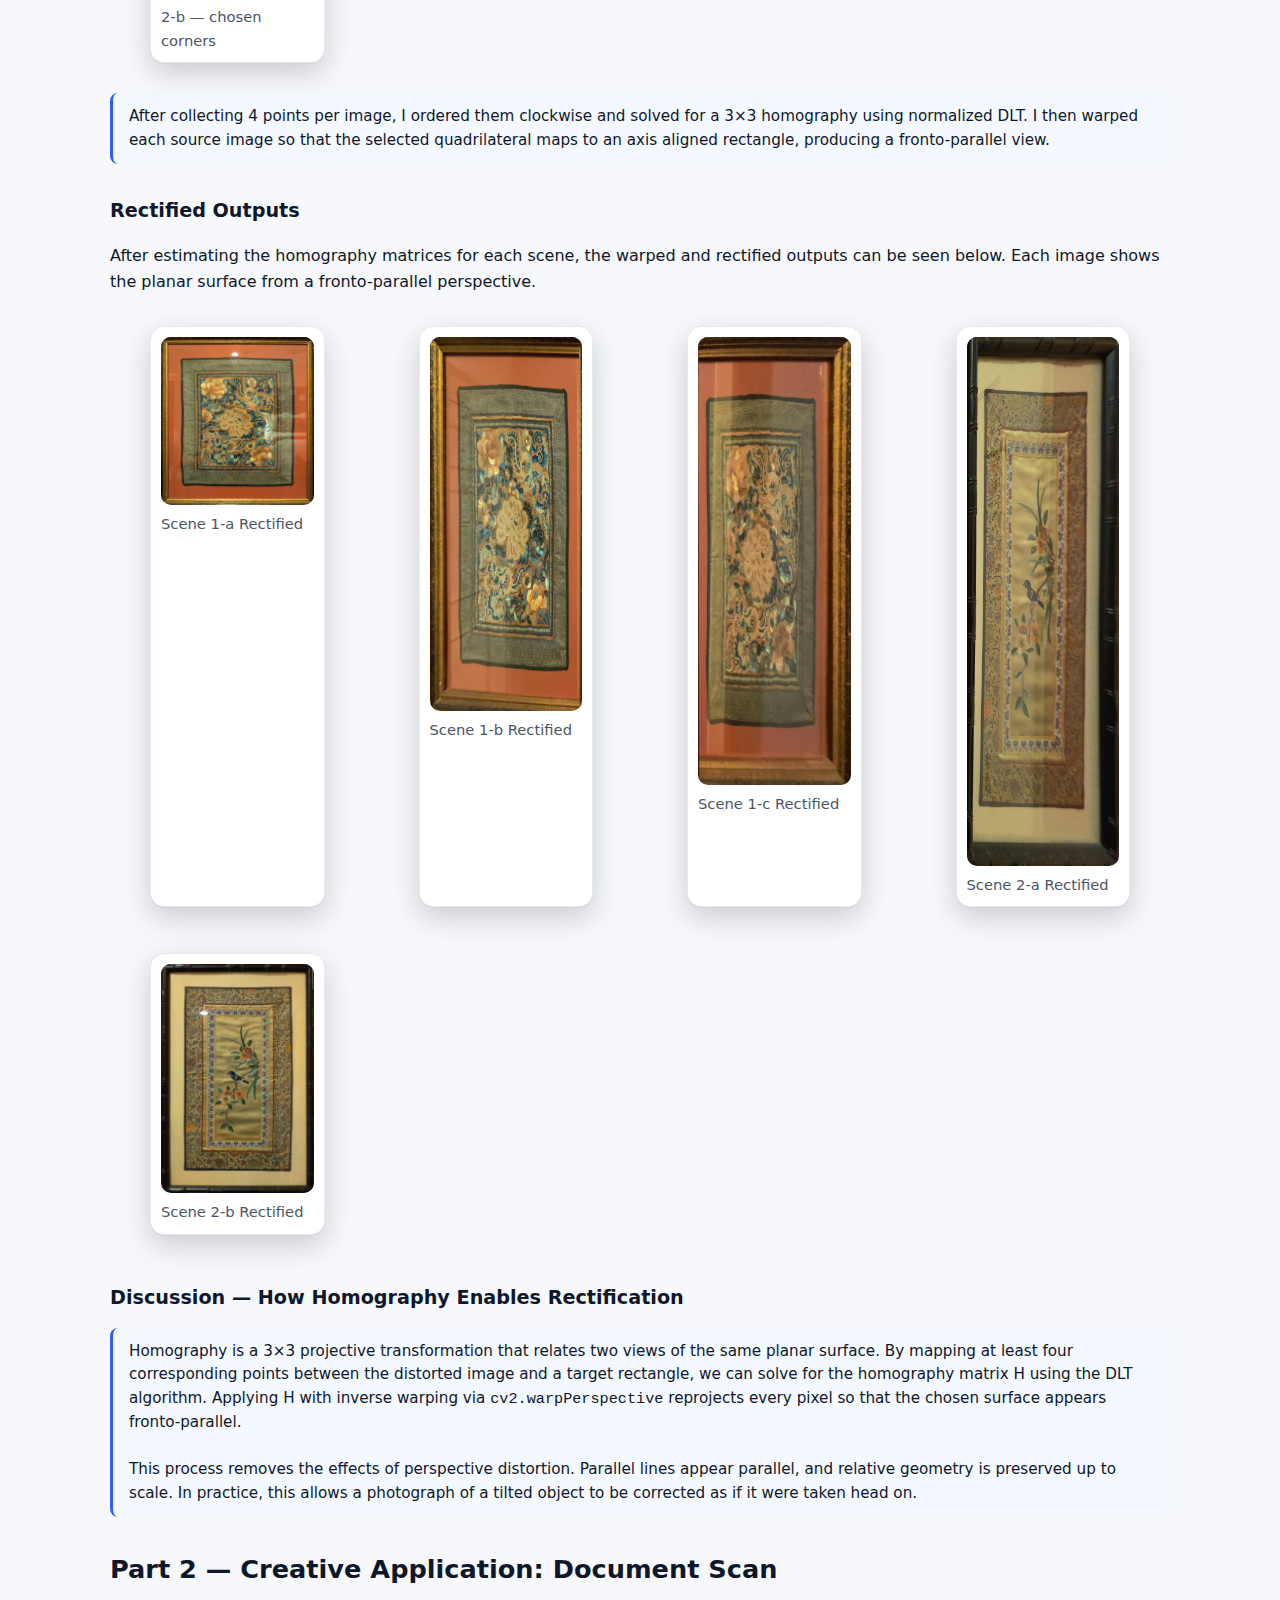
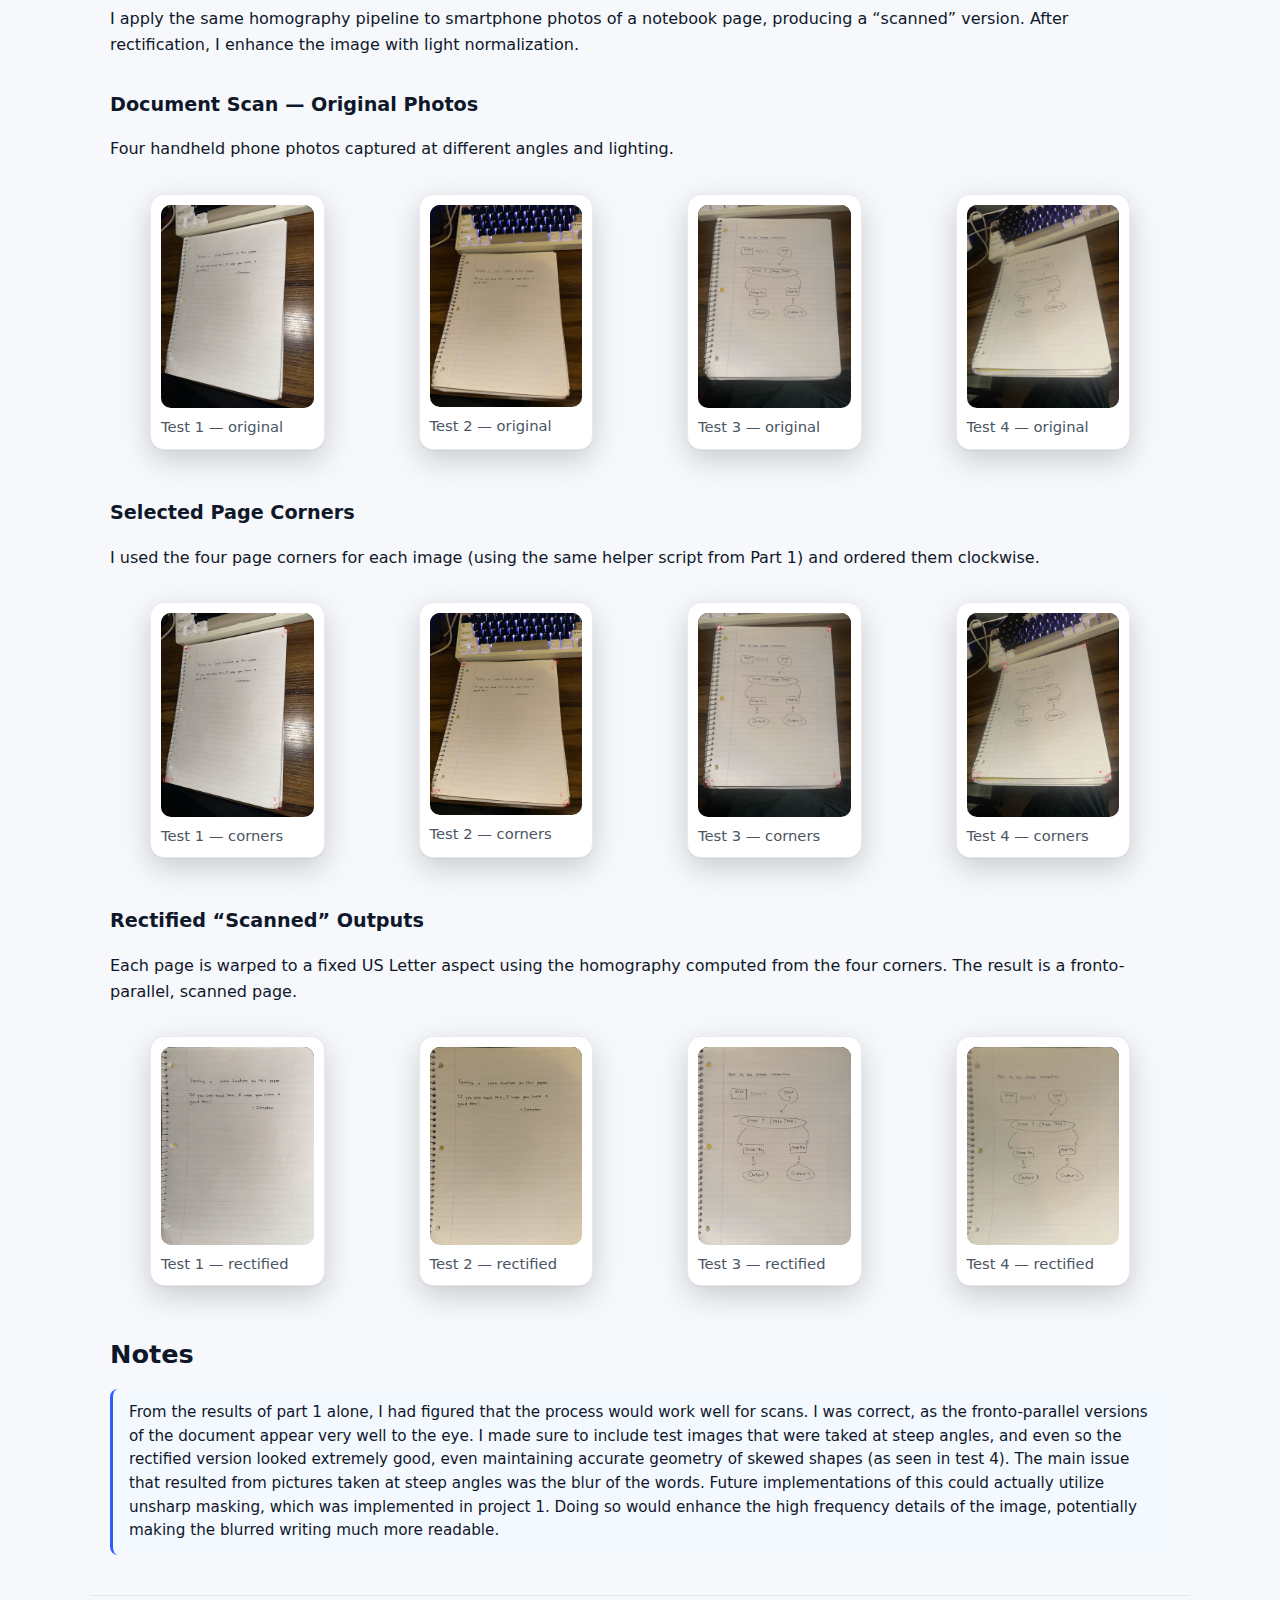
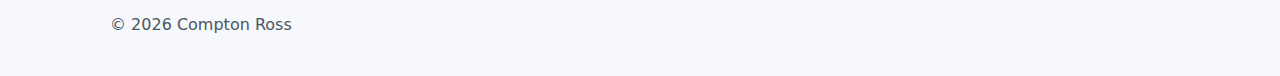
<file: project2/index.html>
<!doctype html>
<html lang="en">
<head>
  <meta charset="utf-8">
  <title>Project 2 — Image Homography & Warping</title>
  <meta name="viewport" content="width=device-width, initial-scale=1">
  <link rel="stylesheet" href="./style.css">
</head>
<body>
  <header class="site-header">
    <div class="header-inner">
      <div class="brand">
        <a class="back" href="../">&larr; Home</a>
        <h1>Project 2 — Image Homography & Warping</h1>
        <p class="byline">Compton Ross</p>
      </div>
      <nav class="toc">
        <a href="#part1">Part 1</a>
        <a href="#part2">Part 2</a>
      </nav>
    </div>
  </header>

  <main>
    <!-- ===================== Part 1 ===================== -->
    <section id="part1">
      <h2>Part 1 — Image Homography Estimation</h2>
      <p class="summary">
        I select 4 point correspondences (corners on the same planar surface), estimate a homography via normalized DLT, and warp each image to a fronto-parallel view. I show the original, the correspondence visualization, and the rectified output for each scene.
      </p>
    </section>

        <!-- ===================== Part 1: Originals ===================== -->
    <section id="part1-originals">
    <h3>Original Scenes</h3>
    <div class="grid five">
        <figure class="card"><img src="./media/part_1/scene_1-a.jpg" alt="Scene 1-a original"><figcaption>1-a — original</figcaption></figure>
        <figure class="card"><img src="./media/part_1/scene_1-b.jpg" alt="Scene 1-b original"><figcaption>1-b — original</figcaption></figure>
        <figure class="card"><img src="./media/part_1/scene_1-c.jpg" alt="Scene 1-c original"><figcaption>1-c — original</figcaption></figure>
        <figure class="card"><img src="./media/part_1/scene_2-a.jpg" alt="Scene 2-a original"><figcaption>2-a — original</figcaption></figure>
        <figure class="card"><img src="./media/part_1/scene_2-b.jpg" alt="Scene 2-b original"><figcaption>2-b — original</figcaption></figure>
    </div>
    </section>

    <!-- ===================== Part 1: Correspondences ===================== -->
    <section id="part1-correspondences">
    <p class="summary">
        For each image, I selected the four outer frame corners that lie on the same physical plane.  
        I used a small helper built with OpenCV to display the pixel coordinate under the mouse and to record clicks. The points shown below are the locations of the coordinates I used in Part 1.
    </p>
    <div class="grid five">
        <figure class="card"><img src="./media/part_1/scene_1-a_coords.jpg" alt="1-a with marked corners"><figcaption>1-a — chosen corners</figcaption></figure>
        <figure class="card"><img src="./media/part_1/scene_1-b_coords.jpg" alt="1-b with marked corners"><figcaption>1-b — chosen corners</figcaption></figure>
        <figure class="card"><img src="./media/part_1/scene_1-c_coords.jpg" alt="1-c with marked corners"><figcaption>1-c — chosen corners</figcaption></figure>
        <figure class="card"><img src="./media/part_1/scene_2-a_coords.jpg" alt="2-a with marked corners"><figcaption>2-a — chosen corners</figcaption></figure>
        <figure class="card"><img src="./media/part_1/scene_2-b_coords.jpg" alt="2-b with marked corners"><figcaption>2-b — chosen corners</figcaption></figure>
    </div>

    <p class="discussion">
        After collecting 4 points per image, I ordered them clockwise and solved for a 3×3 homography using normalized DLT.  
        I then warped each source image so that the selected quadrilateral maps to an axis aligned rectangle, producing a fronto-parallel view.
    </p>
    </section>

        <!-- ===================== Part 1 — Rectified Results ===================== -->
    <section id="part1-results">
    <h3>Rectified Outputs</h3>
    <p class="summary">
        After estimating the homography matrices for each scene, the warped and rectified outputs
        can be seen below. Each image shows the planar surface from a fronto-parallel perspective.
    </p>

    <div class="grid five">
        <figure class="card"><img src="./media/part_1/1-a_rectified.jpg" alt=""><figcaption>Scene 1-a Rectified</figcaption></figure>
        <figure class="card"><img src="./media/part_1/1-b_rectified.jpg" alt=""><figcaption>Scene 1-b Rectified</figcaption></figure>
        <figure class="card"><img src="./media/part_1/1-c_rectified.jpg" alt=""><figcaption>Scene 1-c Rectified</figcaption></figure>
        <figure class="card"><img src="./media/part_1/2-a_rectified.jpg" alt=""><figcaption>Scene 2-a Rectified</figcaption></figure>
        <figure class="card"><img src="./media/part_1/2-b_rectified.jpg" alt=""><figcaption>Scene 2-b Rectified</figcaption></figure>
    </div>
    </section>

    <section id="part1-discussion">
    <h3>Discussion — How Homography Enables Rectification</h3>
    <p class="discussion">
        Homography is a 3×3 projective transformation that relates two views of the same planar
        surface. By mapping at least four corresponding points between the distorted image and a
        target rectangle, we can solve for the homography matrix H using the DLT algorithm. Applying H with inverse warping via <code>cv2.warpPerspective</code>
        reprojects every pixel so that the chosen surface appears fronto-parallel.  
        <br><br>
        This process removes the effects of perspective distortion. Parallel lines appear parallel,
        and relative geometry is preserved up to scale. In practice, this allows a photograph of a
        tilted object to be corrected as if it were taken head on.
    </p>
    </section>



    <!-- ===================== Part 2 ===================== -->
    <section id="part2">
      <h2>Part 2 — Creative Application: Document Scan</h2>
      <p class="summary">
        I apply the same homography pipeline to smartphone photos of a notebook page, producing a “scanned” version. After rectification, I enhance the image with light normalization.
      </p>
    </section>

    <!-- ===================== Part 2 — Inputs ===================== -->
    <section id="part2-inputs">
    <h3>Document Scan — Original Photos</h3>
    <p class="summary">Four handheld phone photos captured at different angles and lighting.</p>
    <div class="grid four">
        <figure class="card"><img src="./media/part_2/test_1.jpg" alt="Test 1"><figcaption>Test 1 — original</figcaption></figure>
        <figure class="card"><img src="./media/part_2/test_2.jpg" alt="Test 2"><figcaption>Test 2 — original</figcaption></figure>
        <figure class="card"><img src="./media/part_2/test_3.jpg" alt="Test 3"><figcaption>Test 3 — original</figcaption></figure>
        <figure class="card"><img src="./media/part_2/test_4.jpg" alt="Test 4"><figcaption>Test 4 — original</figcaption></figure>
    </div>
    </section>

    <!-- ===================== Part 2 — Selected Corners ===================== -->
    <section id="part2-corners">
    <h3>Selected Page Corners</h3>
    <p class="summary">I used the four page corners for each image (using the same helper script from Part 1) and ordered them clockwise.</p>
    <div class="grid four">
        <figure class="card"><img src="./media/part_2/test_1_coords.jpg" alt="Test 1 corners"><figcaption>Test 1 — corners</figcaption></figure>
        <figure class="card"><img src="./media/part_2/test_2_coords.jpg" alt="Test 2 corners"><figcaption>Test 2 — corners</figcaption></figure>
        <figure class="card"><img src="./media/part_2/test_3_coords.jpg" alt="Test 3 corners"><figcaption>Test 3 — corners</figcaption></figure>
        <figure class="card"><img src="./media/part_2/test_4_coords.jpg" alt="Test 4 corners"><figcaption>Test 4 — corners</figcaption></figure>
    </div>
    </section>

    <!-- ===================== Part 2 — Rectified Scans ===================== -->
    <section id="part2-outputs">
    <h3>Rectified “Scanned” Outputs</h3>
    <p class="summary">
        Each page is warped to a fixed US Letter aspect using the homography computed from the four corners.
        The result is a fronto-parallel, scanned page.
    </p>
    <div class="grid four">
        <figure class="card"><img src="./media/part_2/test_1_rectified.jpg" alt="Test 1 rectified"><figcaption>Test 1 — rectified</figcaption></figure>
        <figure class="card"><img src="./media/part_2/test_2_rectified.jpg" alt="Test 2 rectified"><figcaption>Test 2 — rectified</figcaption></figure>
        <figure class="card"><img src="./media/part_2/test_3_rectified.jpg" alt="Test 3 rectified"><figcaption>Test 3 — rectified</figcaption></figure>
        <figure class="card"><img src="./media/part_2/test_4_rectified.jpg" alt="Test 4 rectified"><figcaption>Test 4 — rectified</figcaption></figure>
    </div>
    </section>

    <!-- ===================== Wrap-up ===================== -->
    <section id="discussion">
      <h2>Notes</h2>
      <p class="discussion">
        From the results of part 1 alone, I had figured that the process would work well for scans. I was correct, as the fronto-parallel versions of the document appear very well to the eye.
        I made sure to include test images that were taked at steep angles, and even so the rectified version looked extremely good, even maintaining accurate geometry of skewed shapes
        (as seen in test 4). The main issue that resulted from pictures taken at steep angles was the blur of the words. Future implementations of this could actually utilize unsharp masking,
        which was implemented in project 1. Doing so would enhance the high frequency details of the image, potentially making the blurred writing much more readable.
      </p>
    </section>
  </main>

  <footer class="site-footer">
    <p>© <span id="year"></span> Compton Ross</p>
  </footer>

  <!-- Reuse the same zoom modal behavior as Project 1 -->
  <div id="imgModal" class="modal">
    <span id="modalClose" class="close">&times;</span>
    <img class="modal-content" id="modalImg" alt="">
    <div id="caption"></div>
  </div>

  <script>
    // Click-to-zoom (copied from Project 1 page)
    const modal = document.getElementById("imgModal");
    const modalImg = document.getElementById("modalImg");
    const captionText = document.getElementById("caption");
    const closeBtn = document.getElementById("modalClose");
    document.querySelectorAll("section img").forEach(img => {
      img.style.cursor = "zoom-in";
      img.addEventListener("click", () => {
        modal.style.display = "block";
        modalImg.src = img.src;
        captionText.textContent = img.nextElementSibling ? img.nextElementSibling.innerText : "";
      });
    });
    closeBtn.addEventListener("click", () => { modal.style.display = "none"; });
    modal.addEventListener("click", (e) => { if (e.target === modal) modal.style.display = "none"; });
    document.getElementById("year").textContent = new Date().getFullYear();
  </script>
</body>
</html>
</file>
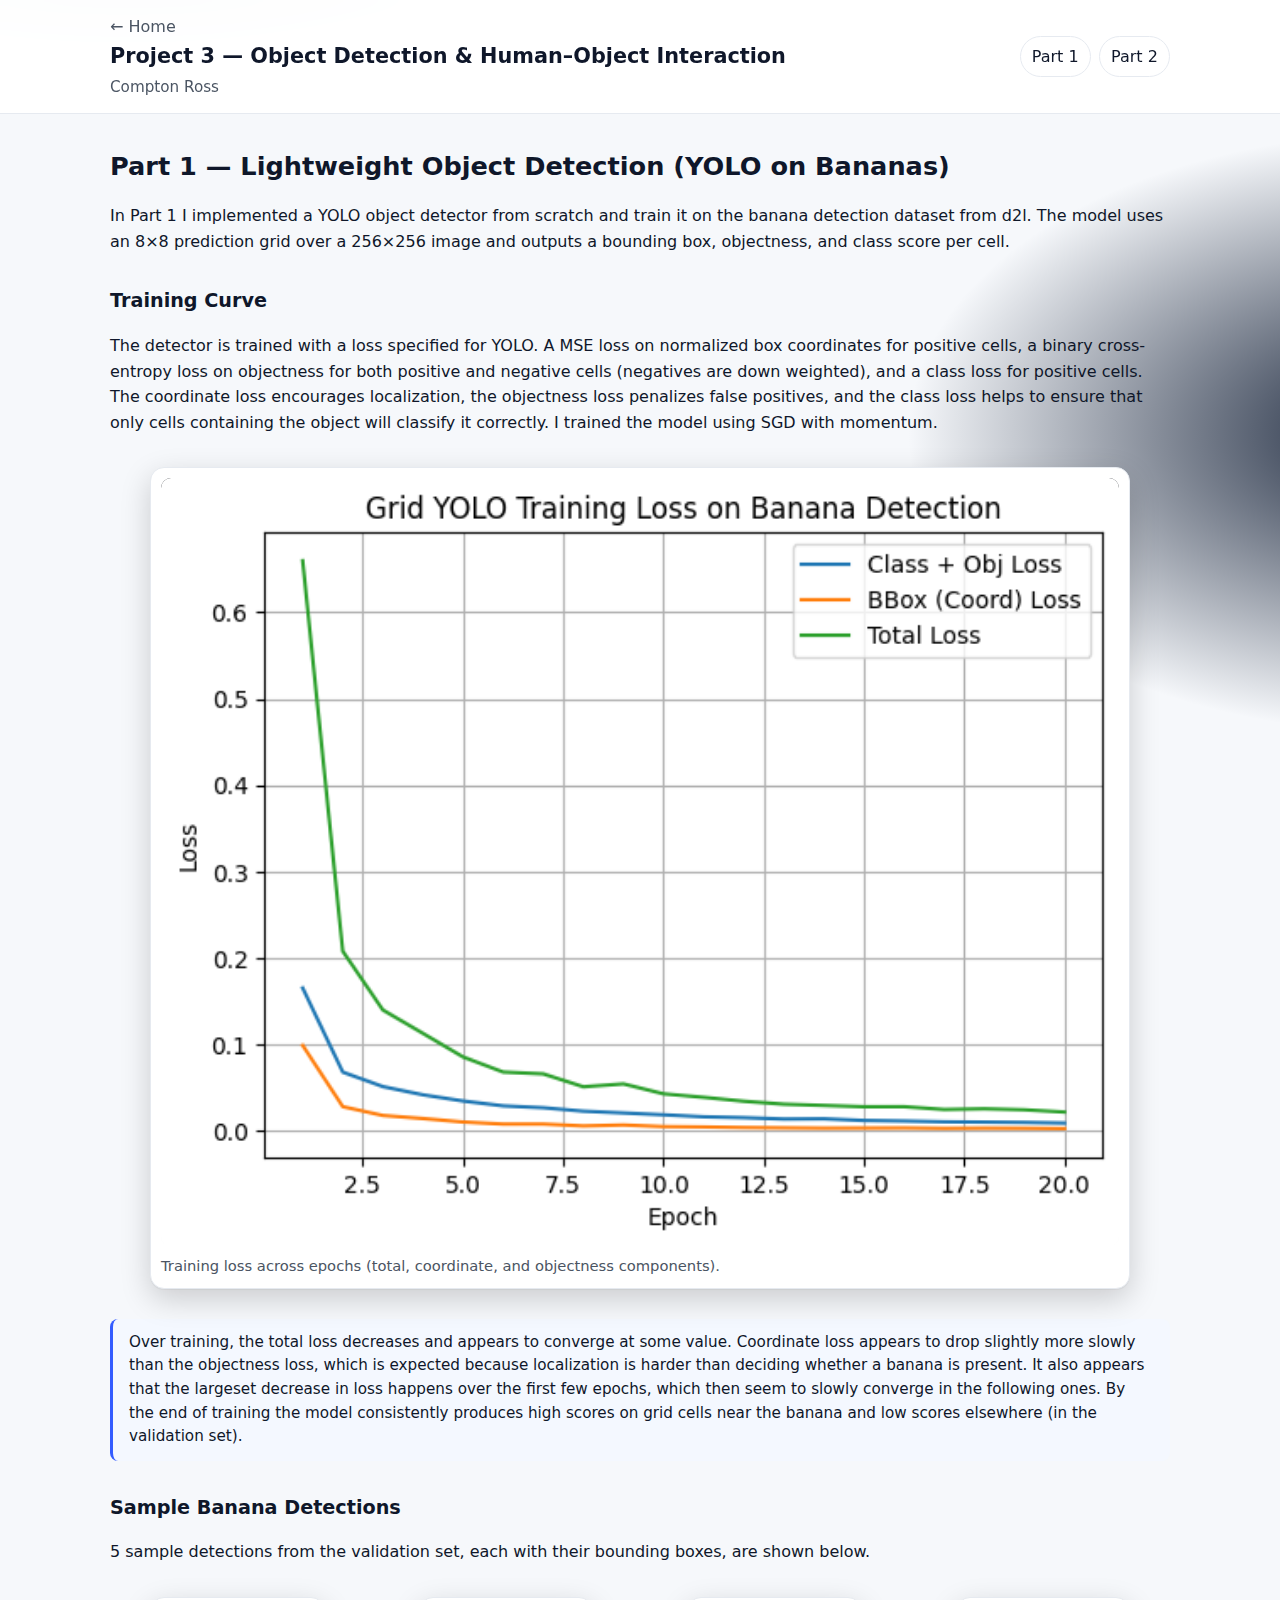
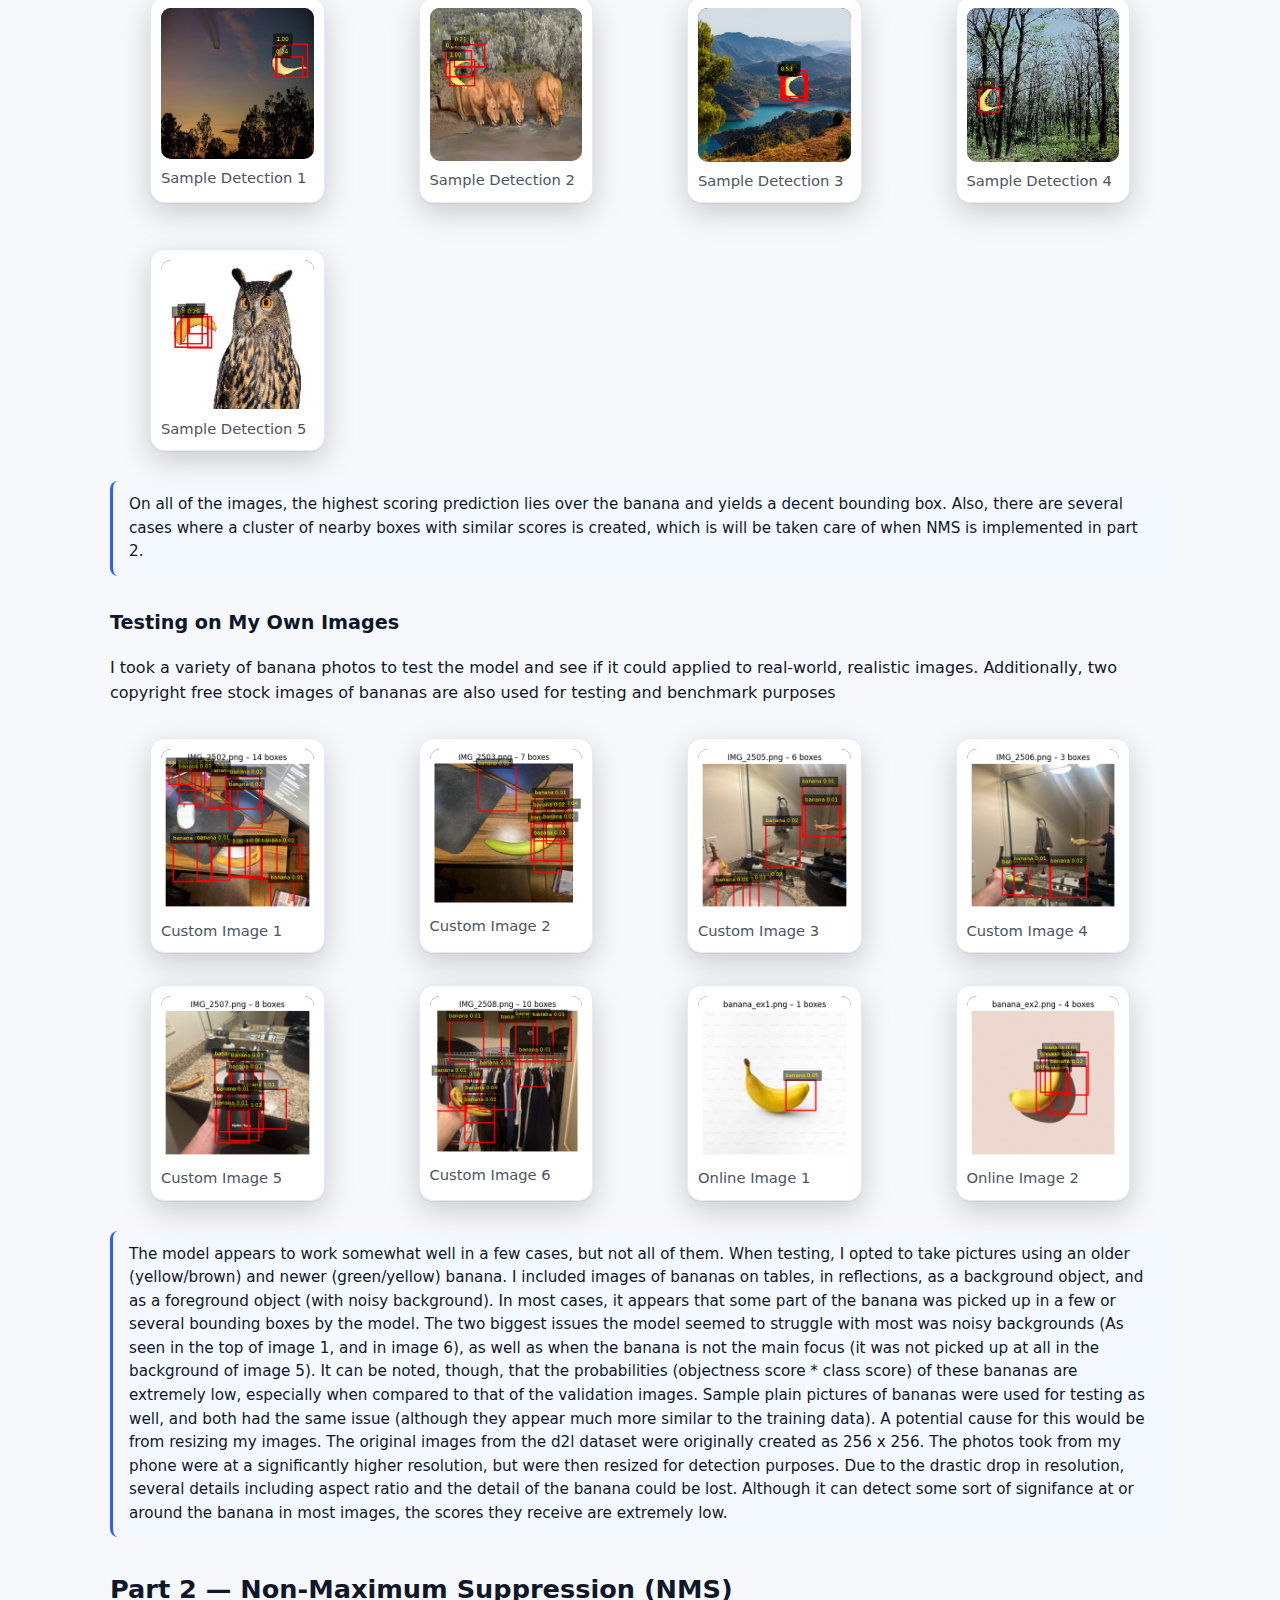
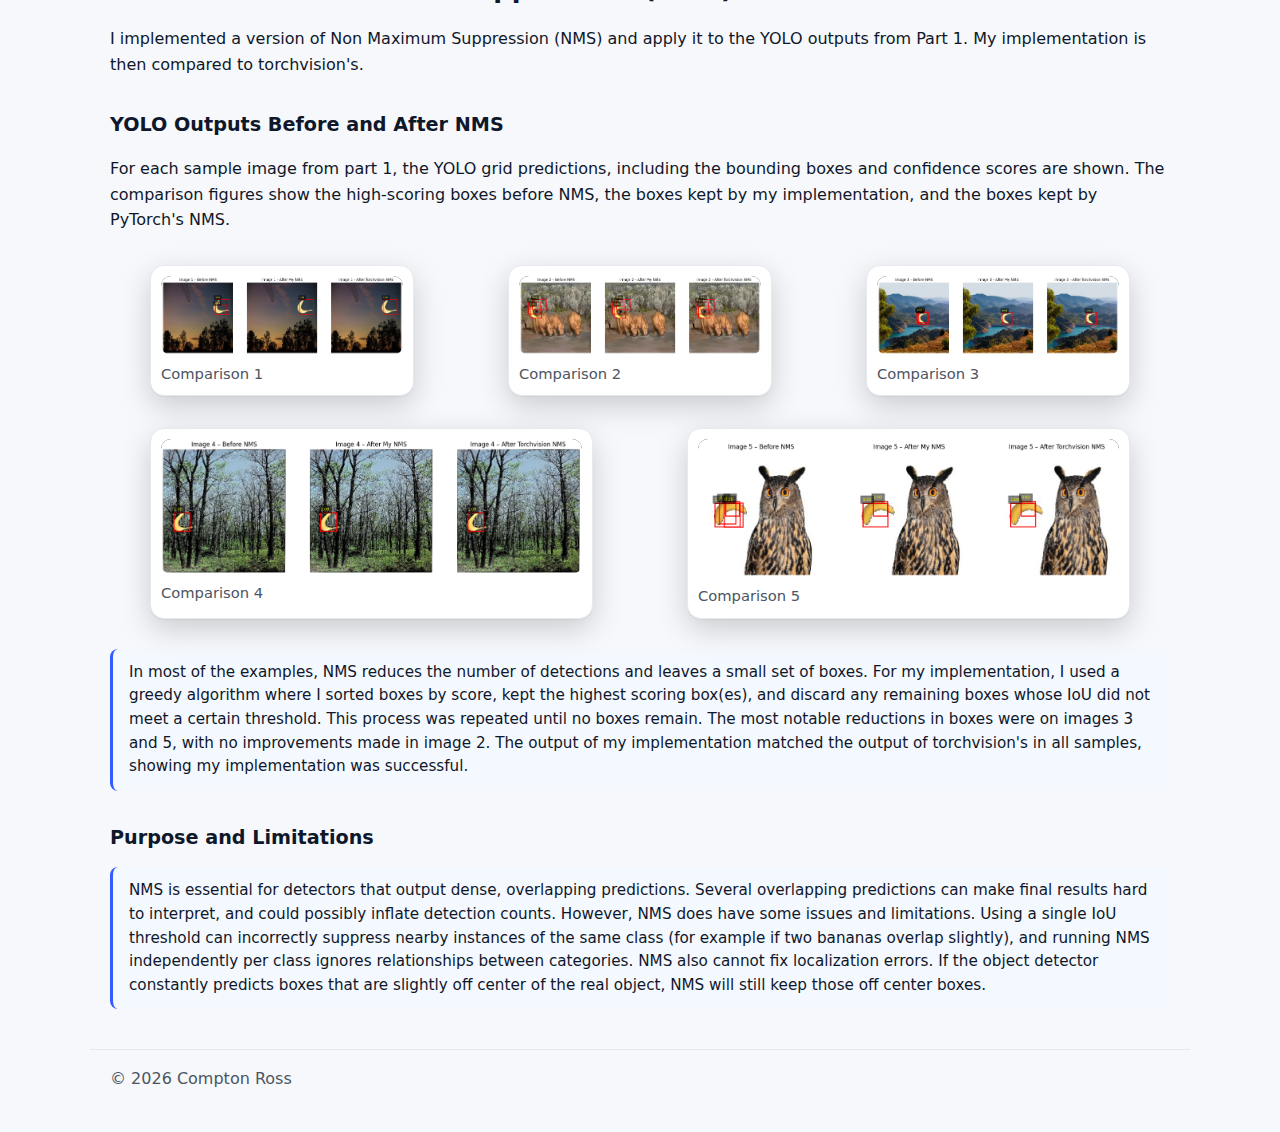
<file: project3/index.html>
<!doctype html>
<html lang="en">
<head>
  <meta charset="utf-8">
  <title>Project 3 — Object Detection and Human–Object Interaction</title>
  <meta name="viewport" content="width=device-width, initial-scale=1">
  <link rel="stylesheet" href="./style.css">
</head>
<body>
  <header class="site-header">
    <div class="header-inner">
      <div class="brand">
        <a class="back" href="../">&larr; Home</a>
        <h1>Project 3 — Object Detection & Human–Object Interaction</h1>
        <p class="byline">Compton Ross</p>
      </div>
      <nav class="toc">
        <a href="#part1">Part 1</a>
        <a href="#part2">Part 2</a>
      </nav>
    </div>
  </header>

  <main>
    <!-- ===================== Part 1 ===================== -->
    <section id="part1">
      <h2>Part 1 — Lightweight Object Detection (YOLO on Bananas)</h2>
      <p class="summary">
        In Part&nbsp;1 I implemented a YOLO object detector from scratch and train it on the
        banana detection dataset from d2l. The model uses an 8&times;8 prediction grid over a
        256&times;256 image and outputs a bounding box, objectness, and class score per cell.
      </p>
    </section>

    <!-- ===== Part 1 — Training Curve ===== -->
    <section id="part1-training">
      <h3>Training Curve</h3>
      <p class="summary">
        The detector is trained with a loss specified for YOLO. A MSE loss on normalized box coordinates for positive cells,
        a binary cross-entropy loss on objectness for both positive and negative cells (negatives are down weighted),
        and a class loss for positive cells. The coordinate loss encourages localization, the objectness loss penalizes false positives, and the class loss helps to ensure
        that only cells containing the object will classify it correctly. I trained the model using SGD with momentum.
      </p>
      <div class="grid one">
        <figure class="card">
          <img src="./media/part_a/image_1.png" alt="Training loss curve for YOLO banana detector">
          <figcaption>Training loss across epochs (total, coordinate, and objectness components).</figcaption>
        </figure>
      </div>
      <p class="discussion">
        Over training, the total loss decreases and appears to converge at some value. Coordinate loss appears to drop slightly more slowly than the
        objectness loss, which is expected because localization is harder than deciding
        whether a banana is present. It also appears that the largeset decrease in loss happens over the first few epochs, which then seem to slowly converge in the following ones.
        By the end of training the model consistently produces high scores on grid cells
        near the banana and low scores elsewhere (in the validation set).
      </p>
    </section>

    <!-- ===== Part 1 — Sample Detections on Validation Set ===== -->
    <section id="part1-val">
      <h3>Sample Banana Detections</h3>
      <p class="summary">
        5 sample detections from the validation set, each with their bounding boxes, are shown below.
      </p>
      <div class="grid five">
        <figure class="card">
          <img src="./media/part_a/image_2.png" alt="Validation detection 1">
          <figcaption>Sample Detection 1</figcaption>
        </figure>
        <figure class="card">
          <img src="./media/part_a/image_3.png" alt="Validation detection 2">
          <figcaption>Sample Detection 2</figcaption>
        </figure>
        <figure class="card">
          <img src="./media/part_a/image_4.png" alt="Validation detection 3">
          <figcaption>Sample Detection 3</figcaption>
        </figure>
        <figure class="card">
          <img src="./media/part_a/image_5.png" alt="Validation detection 4">
          <figcaption>Sample Detection 4</figcaption>
        </figure>
        <figure class="card">
          <img src="./media/part_a/image_6.png" alt="Validation detection 5">
          <figcaption>Sample Detection 5</figcaption>
        </figure>
      </div>
      <p class="discussion">
        On all of the images, the highest scoring prediction lies over the banana and yields a decent
        bounding box. Also, there are several cases where a cluster of nearby boxes with similar scores is created,
        which is will be taken care of when NMS is implemented in part 2.
      </p>
    </section>

    <!-- ===== Part 1 — Custom Images & Failure Cases ===== -->
    <section id="part1-custom">
      <h3>Testing on My Own Images</h3>
      <p class="summary">
        I took a variety of banana photos to test the model and see if it could applied to real-world, realistic images. Additionally, two copyright free stock images of bananas are
        also used for testing and benchmark purposes
      </p>
      <div class="grid four">
        <figure class="card">
          <img src="./media/part_a/image_7.png" alt="Custom banana image 1">
          <figcaption>Custom Image 1</figcaption>
        </figure>
        <figure class="card">
          <img src="./media/part_a/image_8.png" alt="Custom banana image 2">
          <figcaption>Custom Image 2</figcaption>
        </figure>
        <figure class="card">
          <img src="./media/part_a/image_9.png" alt="Custom banana image 3">
          <figcaption>Custom Image 3</figcaption>
        </figure>
        <figure class="card">
          <img src="./media/part_a/image_10.png" alt="Custom banana image 4">
          <figcaption>Custom Image 4</figcaption>
        </figure>
      </div>
      <div class="grid four">
        <figure class="card">
          <img src="./media/part_a/image_11.png" alt="Custom banana image 5">
          <figcaption>Custom Image 5</figcaption>
        </figure>
        <figure class="card">
          <img src="./media/part_a/image_12.png" alt="Custom banana image 6">
          <figcaption>Custom Image 6</figcaption>
        </figure>
        <figure class="card">
          <img src="./media/part_a/image_13.png" alt="Custom banana image 7">
          <figcaption>Online Image 1</figcaption>
        </figure>
        <figure class="card">
          <img src="./media/part_a/image_14.png" alt="Custom banana image 8">
          <figcaption>Online Image 2</figcaption>
        </figure>
      </div>
      <p class="discussion">
        The model appears to work somewhat well in a few cases, but not all of them. When testing, I opted to take pictures using an older (yellow/brown) and newer (green/yellow) banana.
        I included images of bananas on tables, in reflections, as a background object, and as a foreground object (with noisy background). In most cases, it appears that some part of the banana 
        was picked up in a few or several bounding boxes by the model. The two biggest issues the model seemed to struggle with most was noisy backgrounds (As seen in the top of image 1, and in image 6),
        as well as when the banana is not the main focus (it was not picked up at all in the background of image 5). It can be noted, though, that the probabilities (objectness score * class score) of these bananas
        are extremely low, especially when compared to that of the validation images. Sample plain pictures of bananas were used for testing as well, and both had the same issue (although they appear much more similar to the training data).
        A potential cause for this would be from resizing my images. The original images from the d2l dataset were originally created as 256 x 256. The photos took from my phone were at a significantly higher resolution,
        but were then resized for detection purposes. Due to the drastic drop in resolution, several details including aspect ratio and the detail of the banana could be lost. Although it can detect some sort of 
        signifance at or around the banana in most images, the scores they receive are extremely low.
      </p>
    </section>

    <!-- ===================== Part 2 ===================== -->
    <section id="part2">
      <h2>Part 2 — Non-Maximum Suppression (NMS)</h2>
      <p class="summary">
        I implemented a version of Non Maximum Suppression (NMS) and apply it to the YOLO outputs
        from Part&nbsp;1. My implementation is then compared to torchvision's.
      </p>
    </section>

    <!-- ===== Part 2 — Before / After NMS Comparisons ===== -->
    <section id="part2-nms-vis">
      <h3>YOLO Outputs Before and After NMS</h3>
      <p class="summary">
        For each sample image from part 1, the YOLO grid predictions, including the bounding boxes and confidence scores are shown.
        The comparison figures show the high-scoring boxes before NMS, the boxes kept by my
        implementation, and the boxes kept by PyTorch's NMS.
      </p>
      <div class="grid three">
        <figure class="card">
          <img src="./media/part_b/image_1_comparison.png" alt="NMS comparison 1">
          <figcaption>Comparison 1</figcaption>
        </figure>
        <figure class="card">
          <img src="./media/part_b/image_2_comparison.png" alt="NMS comparison 2">
          <figcaption>Comparison 2</figcaption>
        </figure>
        <figure class="card">
          <img src="./media/part_b/image_3_comparison.png" alt="NMS comparison 3">
          <figcaption>Comparison 3</figcaption>
        </figure>
      </div>
      <div class="grid two">
        <figure class="card">
          <img src="./media/part_b/image_4_comparison.png" alt="NMS comparison 4">
          <figcaption>Comparison 4</figcaption>
        </figure>
        <figure class="card">
          <img src="./media/part_b/image_5_comparison.png" alt="NMS comparison 5">
          <figcaption>Comparison 5</figcaption>
        </figure>
      </div>
      <p class="discussion">
        In most of the examples, NMS reduces the number of detections and leaves a small set of boxes. 
        For my implementation, I used a greedy algorithm where I sorted boxes by score, kept the
        highest scoring box(es), and discard any remaining boxes whose IoU did not meet a certain threshold. 
        This process was repeated until no boxes remain. The most notable reductions in boxes were on images 3 and 5, with no improvements made in image 2.
        The output of my implementation matched the output of torchvision's in all samples, showing my implementation was successful.
      </p>
    </section>

    <!-- ===== Part 2 — Discussion ===== -->
    <section id="part2-discussion">
      <h3>Purpose and Limitations</h3>
      <p class="discussion">
        NMS is essential for detectors that output dense, overlapping predictions. Several overlapping predictions can make final results hard to interpret, and could possibly inflate detection counts. 
        However, NMS does have some issues and limitations. Using a single IoU threshold can incorrectly suppress nearby
        instances of the same class (for example if two bananas overlap slightly), and running NMS independently
        per class ignores relationships between categories. NMS also cannot fix localization errors. If the
        object detector constantly predicts boxes that are slightly off center of the real object, NMS will still keep those off center boxes.
      </p>
    </section>

  </main>

  <footer class="site-footer">
    <p>© <span id="year"></span> Compton Ross</p>
  </footer>

  <!-- Zoom modal -->
  <div id="imgModal" class="modal">
    <span id="modalClose" class="close">&times;</span>
    <img class="modal-content" id="modalImg" alt="">
    <div id="caption"></div>
  </div>

  <script>
    // Click-to-zoom behavior
    const modal = document.getElementById("imgModal");
    const modalImg = document.getElementById("modalImg");
    const captionText = document.getElementById("caption");
    const closeBtn = document.getElementById("modalClose");

    document.querySelectorAll("section img").forEach(img => {
      img.style.cursor = "zoom-in";
      img.addEventListener("click", () => {
        modal.style.display = "block";
        modalImg.src = img.src;
        captionText.textContent =
          img.nextElementSibling ? img.nextElementSibling.innerText : "";
      });
    });

    closeBtn.addEventListener("click", () => {
      modal.style.display = "none";
    });

    modal.addEventListener("click", (e) => {
      if (e.target === modal) modal.style.display = "none";
    });

    document.getElementById("year").textContent = new Date().getFullYear();
  </script>
</body>
</html>
</file>
<file: project1/style.css>
/* ====== Modern, responsive styling for Project 1 page ====== */
:root{
  --bg:#0b0c0f;           /* page background (dark) */
  --panel:#101318;        /* section background */
  --card:#121721;         /* card tile */
  --ink:#e9ecf2;          /* primary text */
  --muted:#9aa4b2;        /* secondary text */
  --accent:#7aa2ff;       /* links & accents */
  --rule:#1c2330;         /* subtle borders */
  --ring: rgba(122,162,255,.35);
}

@media (prefers-color-scheme: light){
  :root{
    --bg:#f6f8fb;
    --panel:#ffffff;
    --card:#ffffff;
    --ink:#0f172a;
    --muted:#4b5563;
    --accent:#335cff;
    --rule:#e6eaf0;
    --ring: rgba(51,92,255,.25);
  }
}

*{box-sizing:border-box}
html{scroll-behavior:smooth}
body{
  margin:0;
  color:var(--ink);
  background:radial-gradient(1200px 800px at 10% -10%, #1a2333 0%, transparent 60%),
             radial-gradient(1000px 600px at 110% 10%, #162238 0%, transparent 50%),
             var(--bg);
  font:16px/1.6 ui-sans-serif, system-ui, -apple-system, Segoe UI, Roboto, "Helvetica Neue", Arial, "Noto Sans", "Apple Color Emoji", "Segoe UI Emoji";
}

/* ---------- layout ---------- */
.site-header{
  position:sticky; top:0; z-index:10;
  backdrop-filter: blur(8px);
  background: color-mix(in oklab, var(--panel) 92%, transparent);
  border-bottom:1px solid var(--rule);
}
.header-inner{
  max-width:1100px; margin:0 auto; padding:14px 20px;
  display:flex; align-items:center; justify-content:space-between; gap:16px;
}
.brand h1{font-size:1.3rem; margin:0 0 2px}
.byline{margin:0; color:var(--muted); font-size:.95rem}

.toc{display:flex; flex-wrap:wrap; gap:8px}
.toc a{
  display:inline-block; padding:.4rem .7rem;
  border:1px solid var(--rule); border-radius:999px;
  background:var(--panel); color:var(--ink); text-decoration:none;
  transition:all .15s ease;
}
.toc a:hover{border-color:var(--accent); box-shadow:0 0 0 4px var(--ring); color:var(--accent)}

main{max-width:1100px; margin:26px auto; padding:0 20px}
section{margin:32px 0; scroll-margin-top:100px}
h2{margin:0 0 14px; font-size:1.6rem}
h3{margin:18px 0 10px; font-size:1.2rem}
h4{margin:14px 0 8px; font-size:1.05rem}
.note{color:var(--muted)}

/* ---------- cards + grids ---------- */
.grid{display:grid; gap:14px; grid-template-columns:repeat(auto-fit, minmax(230px,1fr))}
.grid.four{grid-template-columns:repeat(auto-fit, minmax(210px,1fr))}
.grid.three{grid-template-columns:repeat(auto-fit, minmax(260px,1fr))}

.card{
  background:var(--card);
  border:1px solid var(--rule);
  border-radius:14px;
  padding:10px;
  box-shadow:0 1px 0 rgba(0,0,0,.04), 0 10px 30px rgba(0,0,0,.18);
  transition:transform .12s ease, box-shadow .12s ease, border-color .12s ease;
}
.card:hover{
  transform:translateY(-2px);
  border-color:var(--accent);
  box-shadow:0 12px 34px rgba(0,0,0,.28), 0 0 0 4px var(--ring);
}
.card img{
  width:100%; height:auto; display:block; border-radius:10px;
  background:linear-gradient(180deg, #0b0e13, #0b0e1300);
}
.card figcaption{
  margin-top:.45rem; color:var(--muted); font-size:.92rem;
}

/* ---------- inline discussion boxes ---------- */
.discussion {
  margin-top:14px; padding:12px 16px;
  border-left:3px solid var(--accent);
  background:color-mix(in oklab, var(--panel) 95%, var(--accent) 5%);
  border-radius:8px;
  font-size:0.95rem; line-height:1.55;
}

/* ---------- links & misc ---------- */
a{color:var(--accent); text-decoration:none}
a:hover{opacity:.9}
.back{color:var(--muted)}
hr{border:0; border-top:1px solid var(--rule); margin:22px 0}

.site-footer{
  max-width:1100px; margin:40px auto 24px; padding:0 20px; color:var(--muted);
  border-top:1px solid var(--rule);
  display:flex; align-items:center; justify-content:space-between; gap:12px;
}
kbd{
  padding:2px 6px; border:1px solid var(--rule); border-bottom-width:2px;
  border-radius:6px; background:var(--panel); color:var(--ink); font: .9rem ui-monospace, SFMono-Regular, Menlo, Consolas, monospace;
}

/* ---------- Image modal (click-to-zoom) ---------- */
.modal {
  display:none; position:fixed; z-index:1000; padding-top:60px;
  left:0; top:0; width:100%; height:100%; overflow:auto;
  background-color:rgba(0,0,0,0.9);
}
.modal-content {
  margin:auto; display:block; max-width:90%; max-height:80vh;
  border-radius:12px;
}
#caption {
  margin:auto; display:block; text-align:center; color:#ccc; padding:12px; max-width:90%;
}
.close {
  position:absolute; top:20px; right:35px; color:#f1f1f1; font-size:40px; font-weight:bold; cursor:pointer;
}
.close:hover { color:#bbb; }
</file>
<file: project2/style.css>
/* ====== Modern, responsive styling for Project 1 page ====== */
:root{
  --bg:#0b0c0f;           /* page background (dark) */
  --panel:#101318;        /* section background */
  --card:#121721;         /* card tile */
  --ink:#e9ecf2;          /* primary text */
  --muted:#9aa4b2;        /* secondary text */
  --accent:#7aa2ff;       /* links & accents */
  --rule:#1c2330;         /* subtle borders */
  --ring: rgba(122,162,255,.35);
}

@media (prefers-color-scheme: light){
  :root{
    --bg:#f6f8fb;
    --panel:#ffffff;
    --card:#ffffff;
    --ink:#0f172a;
    --muted:#4b5563;
    --accent:#335cff;
    --rule:#e6eaf0;
    --ring: rgba(51,92,255,.25);
  }
}

*{box-sizing:border-box}
html{scroll-behavior:smooth}
body{
  margin:0;
  color:var(--ink);
  background:radial-gradient(1200px 800px at 10% -10%, #1a2333 0%, transparent 60%),
             radial-gradient(1000px 600px at 110% 10%, #162238 0%, transparent 50%),
             var(--bg);
  font:16px/1.6 ui-sans-serif, system-ui, -apple-system, Segoe UI, Roboto, "Helvetica Neue", Arial, "Noto Sans", "Apple Color Emoji", "Segoe UI Emoji";
}

/* ---------- layout ---------- */
.site-header{
  position:sticky; top:0; z-index:10;
  backdrop-filter: blur(8px);
  background: color-mix(in oklab, var(--panel) 92%, transparent);
  border-bottom:1px solid var(--rule);
}
.header-inner{
  max-width:1100px; margin:0 auto; padding:14px 20px;
  display:flex; align-items:center; justify-content:space-between; gap:16px;
}
.brand h1{font-size:1.3rem; margin:0 0 2px}
.byline{margin:0; color:var(--muted); font-size:.95rem}

.toc{display:flex; flex-wrap:wrap; gap:8px}
.toc a{
  display:inline-block; padding:.4rem .7rem;
  border:1px solid var(--rule); border-radius:999px;
  background:var(--panel); color:var(--ink); text-decoration:none;
  transition:all .15s ease;
}
.toc a:hover{border-color:var(--accent); box-shadow:0 0 0 4px var(--ring); color:var(--accent)}

main{max-width:1100px; margin:26px auto; padding:0 20px}
section{margin:32px 0; scroll-margin-top:100px}
h2{margin:0 0 14px; font-size:1.6rem}
h3{margin:18px 0 10px; font-size:1.2rem}
h4{margin:14px 0 8px; font-size:1.05rem}
.note{color:var(--muted)}

/* ---------- cards + grids ---------- */
.grid{display:grid; gap:14px; grid-template-columns:repeat(auto-fit, minmax(230px,1fr))}
.grid.four{grid-template-columns:repeat(auto-fit, minmax(210px,1fr))}
.grid.three{grid-template-columns:repeat(auto-fit, minmax(260px,1fr))}

.card{
  background:var(--card);
  border:1px solid var(--rule);
  border-radius:14px;
  padding:10px;
  box-shadow:0 1px 0 rgba(0,0,0,.04), 0 10px 30px rgba(0,0,0,.18);
  transition:transform .12s ease, box-shadow .12s ease, border-color .12s ease;
}
.card:hover{
  transform:translateY(-2px);
  border-color:var(--accent);
  box-shadow:0 12px 34px rgba(0,0,0,.28), 0 0 0 4px var(--ring);
}
.card img{
  width:100%; height:auto; display:block; border-radius:10px;
  background:linear-gradient(180deg, #0b0e13, #0b0e1300);
}
.card figcaption{
  margin-top:.45rem; color:var(--muted); font-size:.92rem;
}

/* ---------- inline discussion boxes ---------- */
.discussion {
  margin-top:14px; padding:12px 16px;
  border-left:3px solid var(--accent);
  background:color-mix(in oklab, var(--panel) 95%, var(--accent) 5%);
  border-radius:8px;
  font-size:0.95rem; line-height:1.55;
}

/* ---------- links & misc ---------- */
a{color:var(--accent); text-decoration:none}
a:hover{opacity:.9}
.back{color:var(--muted)}
hr{border:0; border-top:1px solid var(--rule); margin:22px 0}

.site-footer{
  max-width:1100px; margin:40px auto 24px; padding:0 20px; color:var(--muted);
  border-top:1px solid var(--rule);
  display:flex; align-items:center; justify-content:space-between; gap:12px;
}
kbd{
  padding:2px 6px; border:1px solid var(--rule); border-bottom-width:2px;
  border-radius:6px; background:var(--panel); color:var(--ink); font: .9rem ui-monospace, SFMono-Regular, Menlo, Consolas, monospace;
}

/* ---------- Image modal (click-to-zoom) ---------- */
.modal {
  display:none; position:fixed; z-index:1000; padding-top:60px;
  left:0; top:0; width:100%; height:100%; overflow:auto;
  background-color:rgba(0,0,0,0.9);
}
.modal-content {
  margin:auto; display:block; max-width:90%; max-height:80vh;
  border-radius:12px;
}
#caption {
  margin:auto; display:block; text-align:center; color:#ccc; padding:12px; max-width:90%;
}
.close {
  position:absolute; top:20px; right:35px; color:#f1f1f1; font-size:40px; font-weight:bold; cursor:pointer;
}
.close:hover { color:#bbb; }
</file>
<file: project3/style.css>
/* ====== Modern, responsive styling for Project 1 page ====== */
:root{
  --bg:#0b0c0f;           /* page background (dark) */
  --panel:#101318;        /* section background */
  --card:#121721;         /* card tile */
  --ink:#e9ecf2;          /* primary text */
  --muted:#9aa4b2;        /* secondary text */
  --accent:#7aa2ff;       /* links & accents */
  --rule:#1c2330;         /* subtle borders */
  --ring: rgba(122,162,255,.35);
}

@media (prefers-color-scheme: light){
  :root{
    --bg:#f6f8fb;
    --panel:#ffffff;
    --card:#ffffff;
    --ink:#0f172a;
    --muted:#4b5563;
    --accent:#335cff;
    --rule:#e6eaf0;
    --ring: rgba(51,92,255,.25);
  }
}

*{box-sizing:border-box}
html{scroll-behavior:smooth}
body{
  margin:0;
  color:var(--ink);
  background:radial-gradient(1200px 800px at 10% -10%, #1a2333 0%, transparent 60%),
             radial-gradient(1000px 600px at 110% 10%, #162238 0%, transparent 50%),
             var(--bg);
  font:16px/1.6 ui-sans-serif, system-ui, -apple-system, Segoe UI, Roboto, "Helvetica Neue", Arial, "Noto Sans", "Apple Color Emoji", "Segoe UI Emoji";
}

/* ---------- layout ---------- */
.site-header{
  position:sticky; top:0; z-index:10;
  backdrop-filter: blur(8px);
  background: color-mix(in oklab, var(--panel) 92%, transparent);
  border-bottom:1px solid var(--rule);
}
.header-inner{
  max-width:1100px; margin:0 auto; padding:14px 20px;
  display:flex; align-items:center; justify-content:space-between; gap:16px;
}
.brand h1{font-size:1.3rem; margin:0 0 2px}
.byline{margin:0; color:var(--muted); font-size:.95rem}

.toc{display:flex; flex-wrap:wrap; gap:8px}
.toc a{
  display:inline-block; padding:.4rem .7rem;
  border:1px solid var(--rule); border-radius:999px;
  background:var(--panel); color:var(--ink); text-decoration:none;
  transition:all .15s ease;
}
.toc a:hover{border-color:var(--accent); box-shadow:0 0 0 4px var(--ring); color:var(--accent)}

main{max-width:1100px; margin:26px auto; padding:0 20px}
section{margin:32px 0; scroll-margin-top:100px}
h2{margin:0 0 14px; font-size:1.6rem}
h3{margin:18px 0 10px; font-size:1.2rem}
h4{margin:14px 0 8px; font-size:1.05rem}
.note{color:var(--muted)}

/* ---------- cards + grids ---------- */
.grid{display:grid; gap:14px; grid-template-columns:repeat(auto-fit, minmax(230px,1fr))}
.grid.four{grid-template-columns:repeat(auto-fit, minmax(210px,1fr))}
.grid.three{grid-template-columns:repeat(auto-fit, minmax(260px,1fr))}

.card{
  background:var(--card);
  border:1px solid var(--rule);
  border-radius:14px;
  padding:10px;
  box-shadow:0 1px 0 rgba(0,0,0,.04), 0 10px 30px rgba(0,0,0,.18);
  transition:transform .12s ease, box-shadow .12s ease, border-color .12s ease;
}
.card:hover{
  transform:translateY(-2px);
  border-color:var(--accent);
  box-shadow:0 12px 34px rgba(0,0,0,.28), 0 0 0 4px var(--ring);
}
.card img{
  width:100%; height:auto; display:block; border-radius:10px;
  background:linear-gradient(180deg, #0b0e13, #0b0e1300);
}
.card figcaption{
  margin-top:.45rem; color:var(--muted); font-size:.92rem;
}

/* ---------- inline discussion boxes ---------- */
.discussion {
  margin-top:14px; padding:12px 16px;
  border-left:3px solid var(--accent);
  background:color-mix(in oklab, var(--panel) 95%, var(--accent) 5%);
  border-radius:8px;
  font-size:0.95rem; line-height:1.55;
}

/* ---------- links & misc ---------- */
a{color:var(--accent); text-decoration:none}
a:hover{opacity:.9}
.back{color:var(--muted)}
hr{border:0; border-top:1px solid var(--rule); margin:22px 0}

.site-footer{
  max-width:1100px; margin:40px auto 24px; padding:0 20px; color:var(--muted);
  border-top:1px solid var(--rule);
  display:flex; align-items:center; justify-content:space-between; gap:12px;
}
kbd{
  padding:2px 6px; border:1px solid var(--rule); border-bottom-width:2px;
  border-radius:6px; background:var(--panel); color:var(--ink); font: .9rem ui-monospace, SFMono-Regular, Menlo, Consolas, monospace;
}

/* ---------- Image modal (click-to-zoom) ---------- */
.modal {
  display:none; position:fixed; z-index:1000; padding-top:60px;
  left:0; top:0; width:100%; height:100%; overflow:auto;
  background-color:rgba(0,0,0,0.9);
}
.modal-content {
  margin:auto; display:block; max-width:90%; max-height:80vh;
  border-radius:12px;
}
#caption {
  margin:auto; display:block; text-align:center; color:#ccc; padding:12px; max-width:90%;
}
.close {
  position:absolute; top:20px; right:35px; color:#f1f1f1; font-size:40px; font-weight:bold; cursor:pointer;
}
.close:hover { color:#bbb; }
</file>
